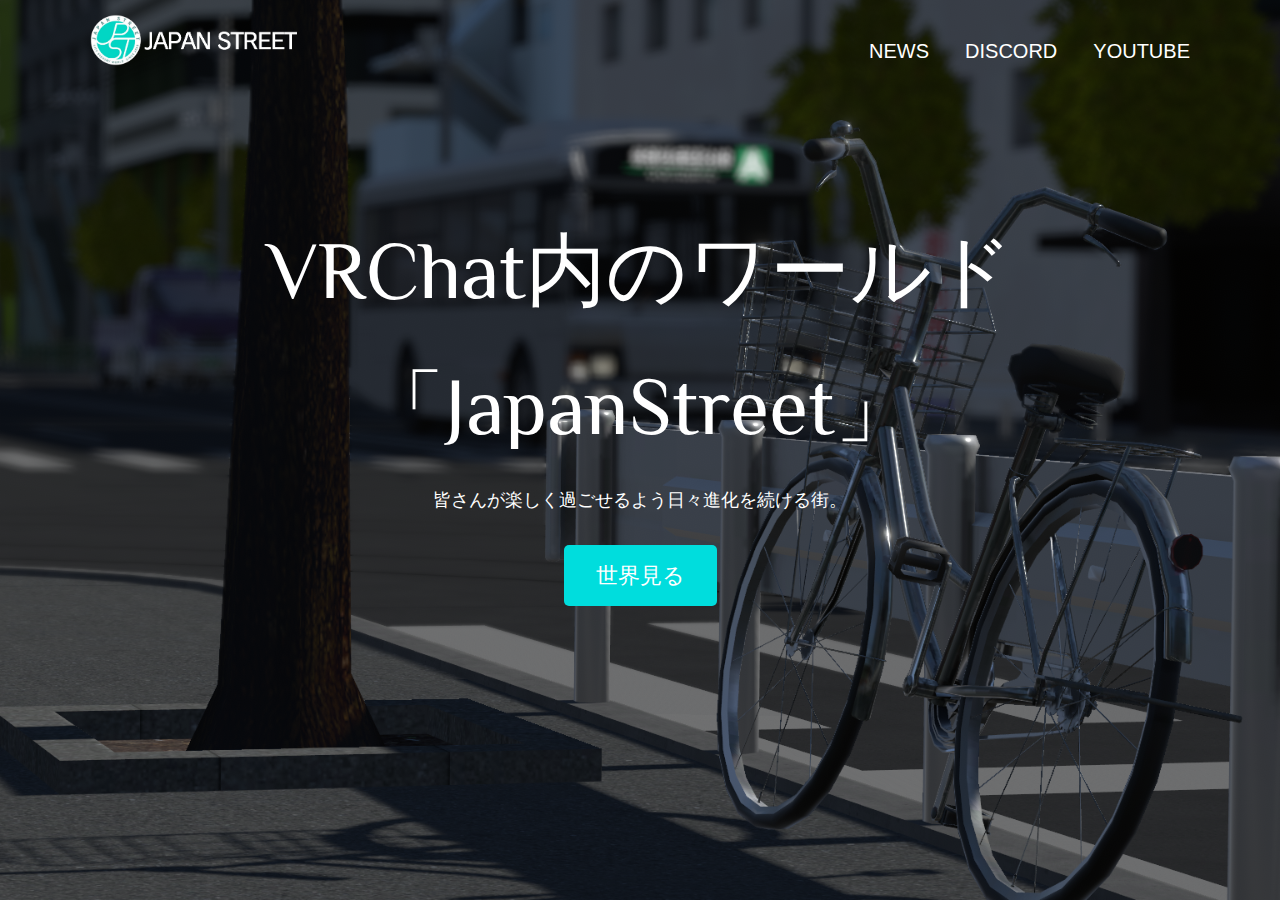
<file: index.html>
<!DOCTYPE html>
<html lang="en">

<head>
    <meta charset="UTF-8">
    <meta http-equiv="X-UA-Compatible" content="IE=edge">
    <meta name="viewport" content="width=device-width, initial-scale=1.0">
    <meta name="description" content="通往不一樣的虛擬世界">
    <title>Japan Street</title>
    <link rel="stylesheet" href="css/cssreset.css" />
    <link rel="stylesheet" href="http://fonts.googleapis.com/css?family=Philosopher" />
    <link rel="stylesheet" href="css/style.css" />
    <link rel="icon" type="image/png" href="images/favicon.png">
</head>

<body>
    <div id="home" class="big-bg">
        <header class="page-header wrapper">
            <h1><a href="index.html"><img class="logo" src="images/logo.png" alt="JPS 首頁"></a></h1>
            <nav>
                <ul class="main-nav">
                    <li><a href="news menu.html"><span style="color:rgb(255, 255, 255);">News</span></a></li>
                    <li><a href="https://discord.gg/YhK4gXr" target="_blank" title="discord"><span
                                style="color:rgb(255, 255, 255);">Discord</span></a></li>
                    <li><a href="https://www.youtube.com/channel/UC1TsBwUpr-U7xn3hgPkxSYQ/videos" target="_blank"
                            title="yt"><span style="color:rgb(255, 255, 255);">Youtube</span></a></li>
                </ul>
            </nav>
        </header>

        <div class="home-content wrapper">
            <h2 class="page-title"><span style="color:rgb(255, 255, 255);">VRChat内のワールド「JapanStreet」</span></h2>
            <p><span style="color:rgb(255, 255, 255);">皆さんが楽しく過ごせるよう日々進化を続ける街。</span></p>
            <a class="button" a
                href="https://vrchat.com/home/launch?worldId=wrld_02cb84c8-446a-484b-b52b-2c1777e55f8d&instanceId=83595"
                target="_blank" title="連結至VRC世界">世界見る</a>
        </div>
        <!--/.home-content-->
    </div><!-- /#home -->
</body>

</html>
</file>
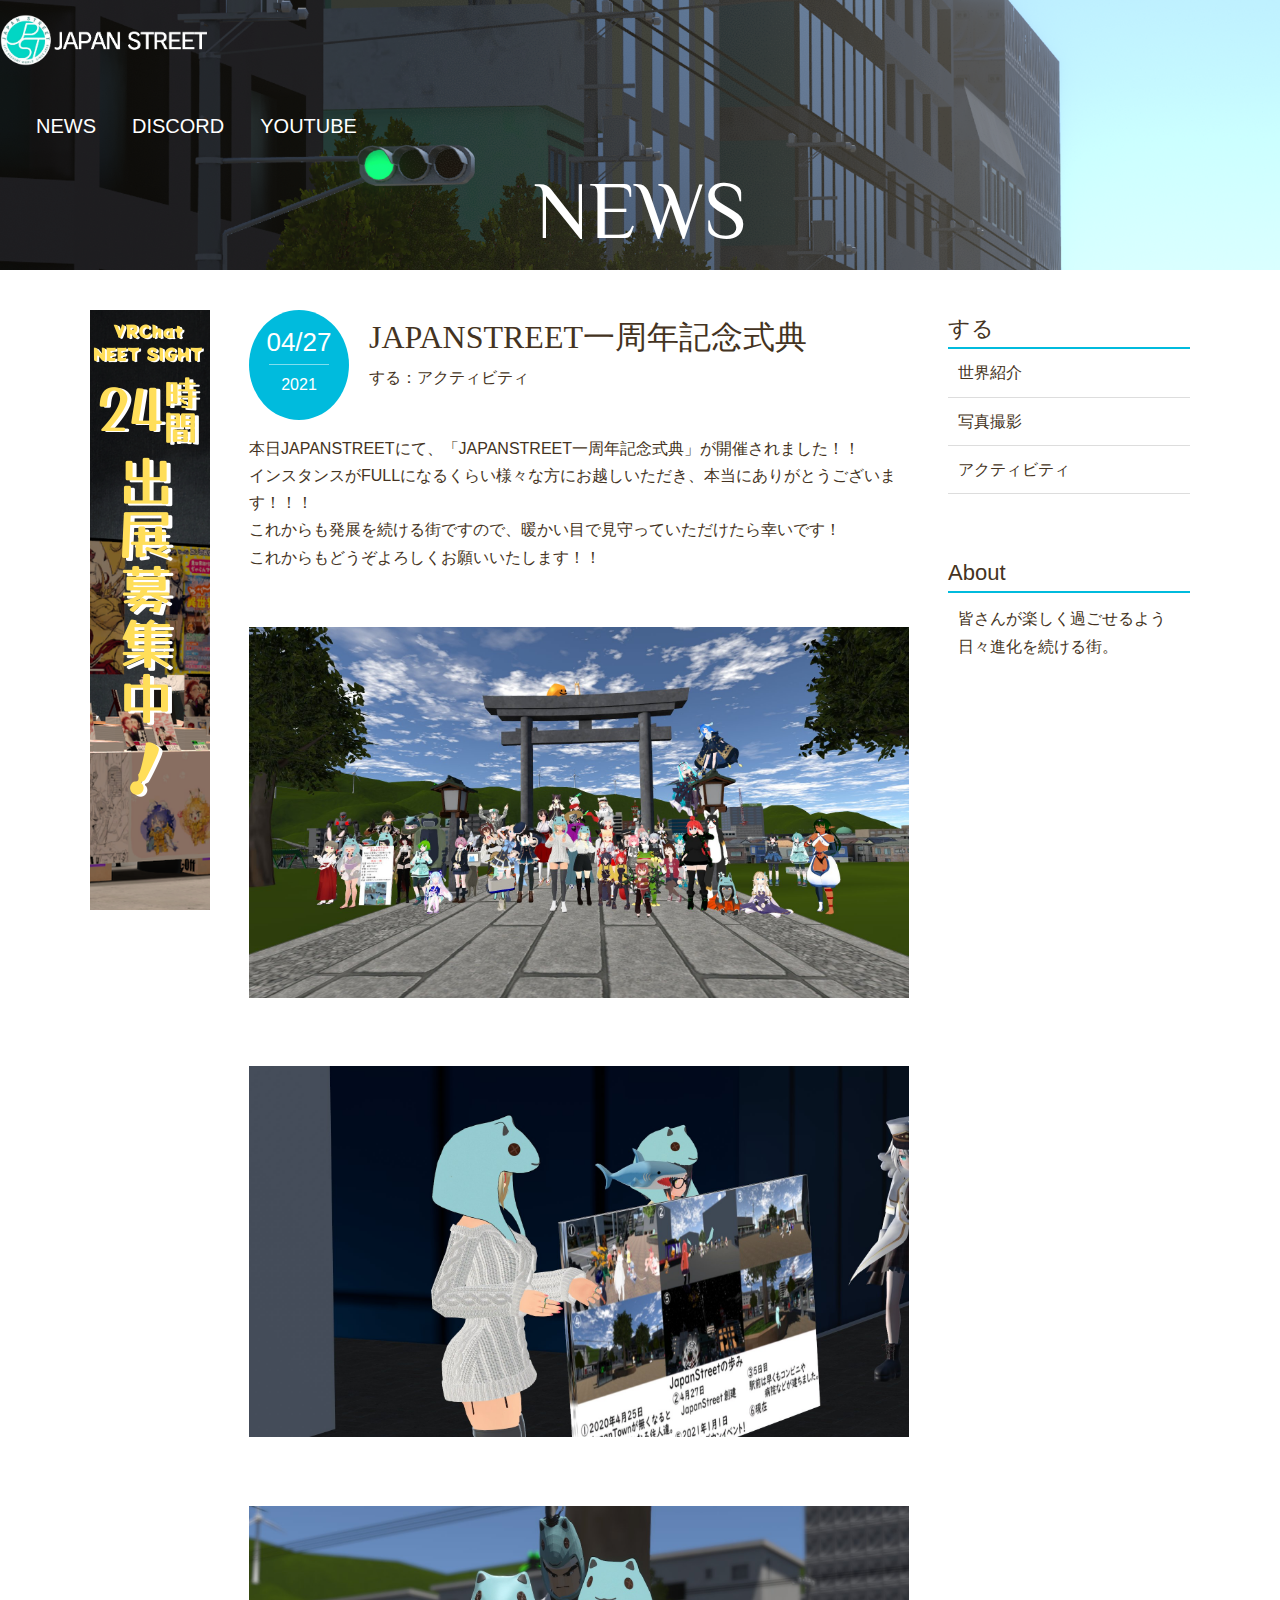
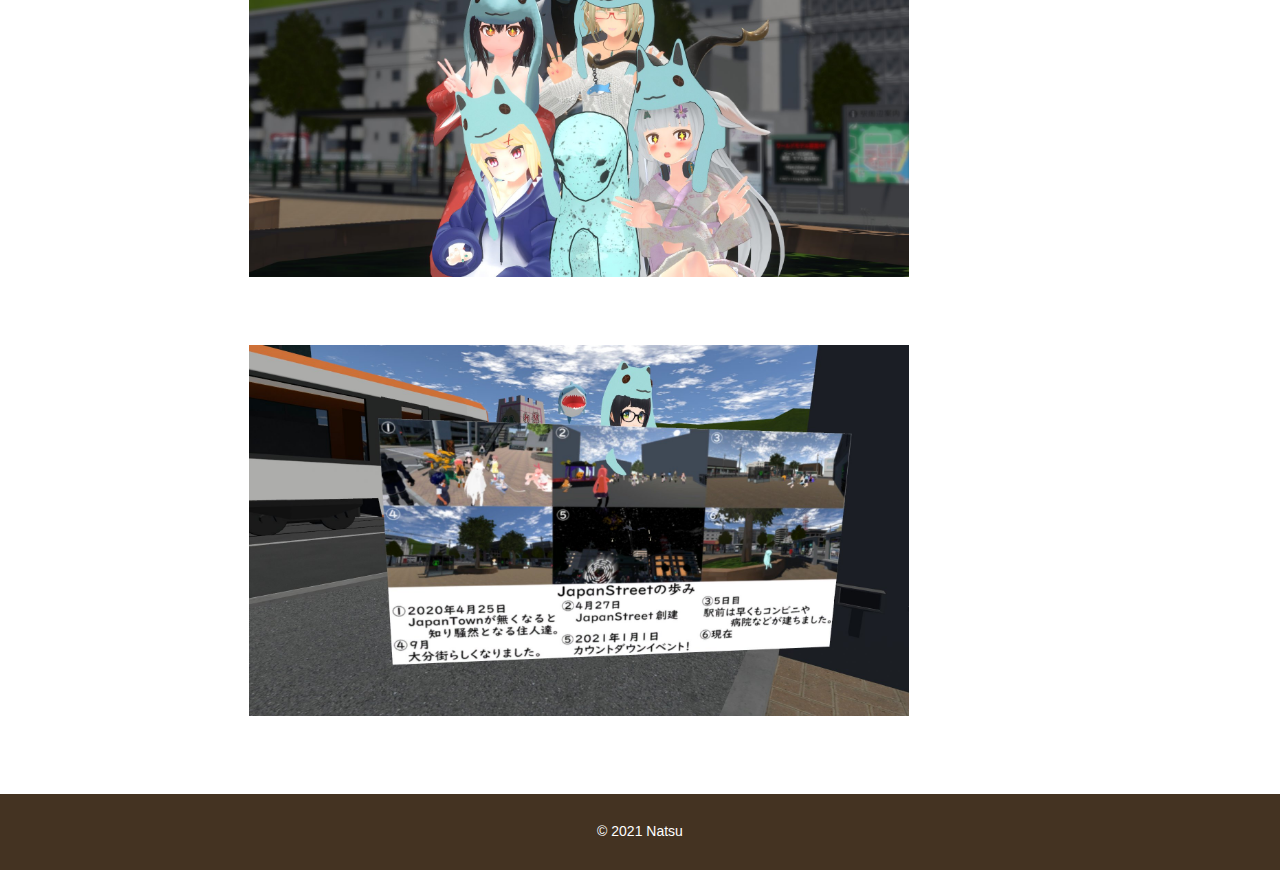
<file: news activity 1year.html>
<!DOCTYPE html>
<html lang="en">

<head>
    <meta charset="UTF-8">
    <meta http-equiv="X-UA-Compatible" content="IE=edge">
    <meta name="viewport" content="width=device-width, initial-scale=1.0">
    <meta name="description" content="新聞">
    <title>JAPANSTREET一周年記念式典</title>
    <link rel="stylesheet" href="css/cssreset.css" />
    <link rel="stylesheet" href="http://fonts.googleapis.com/css?family=Philosopher" />
    <link rel="stylesheet" href="css/style.css" />
    <link rel="icon" type="image/png" href="images/favicon.png">
</head>

<body>
    <div id="news" class="big-bg">
        <header class="page-header wrapper"></header>
        <h1><a href="index.html"><img class="logo" src="images/logo.png" alt="JPS 首頁"></a></h1>
        <nav>
            <ul class="main-nav">
                <li><a href="news menu.html"><span style="color:rgb(255, 255, 255);">News</span></a></li>
                <li><a href="https://discord.gg/YhK4gXr" target="_blank" title="discord"><span
                            style="color:rgb(255, 255, 255);">Discord</span></a></li>
                <li><a href="https://www.youtube.com/channel/UC1TsBwUpr-U7xn3hgPkxSYQ/videos" target="_blank"
                        title="yt"><span style="color:rgb(255, 255, 255);">Youtube</span></a></li>
            </ul>
        </nav>
        </header>

        <div class="wrapper">
            <h2 class="page-title"><span style="color:rgb(255, 255, 255);">News</span></h2>
        </div><!-- /.wrapper -->
    </div><!-- /#news -->

    <div class="news-contents wrapper">
        <article>
            <headr class="post-info">
                <h2 class="post-title">JAPANSTREET一周年記念式典</h2>
                <p class="post-date">04/27 <span>2021</span></p>
                <p class="post-cat">する：アクティビティ</p>
            </headr>
            <p>
                <br>本日JAPANSTREETにて、「JAPANSTREET一周年記念式典」が開催されました！！
                <br>インスタンスがFULLになるくらい様々な方にお越しいただき、本当にありがとうございます！！！
                <br>これからも発展を続ける街ですので、暖かい目で見守っていただけたら幸いです！
                <br>これからもどうぞよろしくお願いいたします！！
            </p>

            <img src="images/1year/1year0.jpg" alt="Activity">
            <img src="images/1year/1year1.jpg" alt="Activity">
            <img src="images/1year/1year2.jpg" alt="Activity">
            <img src="images/1year/1year3.jpg" alt="Activity">

        </article>

        <aside>
            <h3 class="sub-title">する</h3>
            <ul class="sub-menu">
                <li><a href="news menu world.html">世界紹介</a></li>
                <li><a href="news menu photo.html">写真撮影</a></li>
                <li><a href="news menu activity.html">アクティビティ</a></li>
            </ul>

            <h3 class="sub-title">About</h3>
            <p>
                皆さんが楽しく過ごせるよう日々進化を続ける街。
            </p>
        </aside>

        <div class="ad">
            <script language="javascript">
                a = 4
                var slump = Math.random();
                var talet = Math.round(slump * (a-1))+1;
                function create() {
                this.src = ''
                this.border = ''
                this.alt = ''
                
                }
                
                b = new Array()
                for(var i=1; i<=a; i++) { b[i] = new create() }
                
                
                b[1].src = "images/ad/1.gif"
                b[1].border = "0"
                b[1].alt = "圖片一"
                
                
                b[2].src = "images/ad/2.gif"
                b[2].border = "0"
                b[2].alt = "圖片二"
                
                
                b[3].src = "images/ad/3.gif"
                b[3].border = "0"
                b[3].alt = "圖片三"
                
                b[4].src = "images/ad/4.gif"
                b[4].border = "0"
                b[4].alt = "圖片四"
                
                var visa = "";
                
                visa += '<img src='+b[talet].src+' border="0"'+' alt='+b[talet].alt+'>';
                </script>

                <script language="javascript">
                document.write(visa)
                </script>
        </div>
    </div><!-- /.news-contents -->

    <footer>
        <div class="wrapper">
            <p><small>&copy; 2021 Natsu</small></p>
        </div>
    </footer>
</body>

</html>
</file>
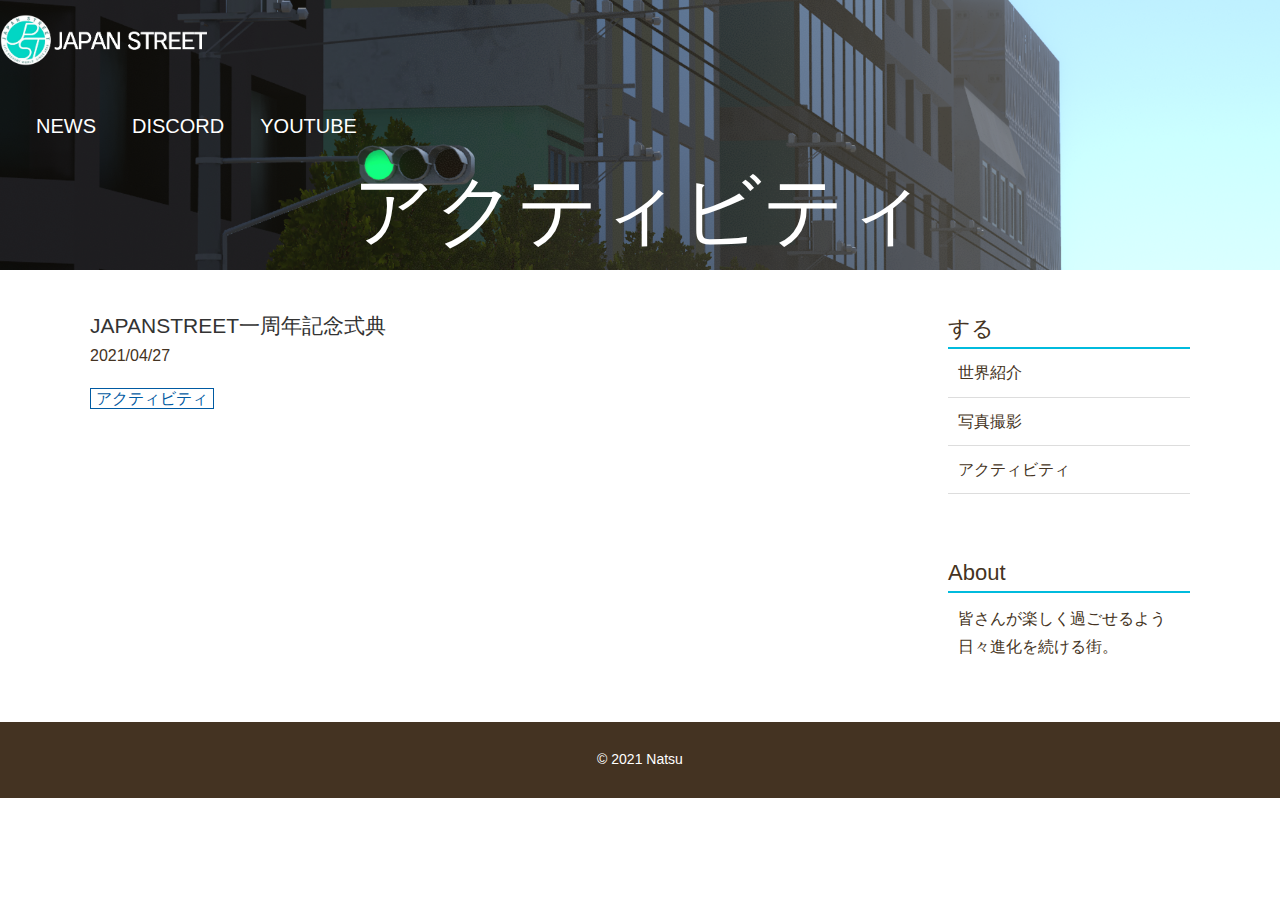
<file: news menu activity.html>
<!DOCTYPE html>
<html lang="en">

<head>
    <meta charset="UTF-8">
    <meta http-equiv="X-UA-Compatible" content="IE=edge">
    <meta name="viewport" content="width=device-width, initial-scale=1.0">
    <meta name="description" content="新聞類別列表">
    <title>NEWS - ACTIVITY</title>
    <link rel="stylesheet" href="css/cssreset.css" />
    <link rel="stylesheet" href="http://fonts.googleapis.com/css?family=Philosopher" />
    <link rel="stylesheet" href="css/style.css" />
    <link rel="icon" type="image/png" href="images/favicon.png">
</head>

<body>
    <div id="news" class="big-bg">
        <header class="page-header wrapper"></header>
        <h1><a href="index.html"><img class="logo" src="images/logo.png" alt="JPS 首頁"></a></h1>
        <nav>
            <ul class="main-nav">
                <li><a href="news menu.html"><span style="color:rgb(255, 255, 255);">News</span></a></li>
                <li><a href="https://discord.gg/YhK4gXr" target="_blank" title="discord"><span
                            style="color:rgb(255, 255, 255);">Discord</span></a></li>
                <li><a href="https://www.youtube.com/channel/UC1TsBwUpr-U7xn3hgPkxSYQ/videos" target="_blank"
                        title="yt"><span style="color:rgb(255, 255, 255);">Youtube</span></a></li>
            </ul>
        </nav>
        </header>

        <div class="wrapper">
            <h2 class="page-title"><span style="color:rgb(255, 255, 255);">アクティビティ</span></h2>
        </div><!-- /.wrapper -->
    </div><!-- /#news -->

    <div class="news-contents wrapper">
        <span class="news-contents2">

            <article><a href="news activity 1year.html"></a>
                <h4><a href="news activity 1year.html">JAPANSTREET一周年記念式典</a></h3>
                    <p><small>2021/04/27</small></p>
                    <p><a href="news menu activity.html"><span class="keyword">アクティビティ</span></a></p>
            </article>

        </span>

        <aside>
            <h3 class="sub-title">する</h3>
            <ul class="sub-menu">
                <li><a href="news menu world.html">世界紹介</a></li>
                <li><a href="news menu photo.html">写真撮影</a></li>
                <li><a href="news menu activity.html">アクティビティ</a></li>
            </ul>

            <h3 class="sub-title">About</h3>
            <p>
                皆さんが楽しく過ごせるよう日々進化を続ける街。
            </p>
        </aside>

    </div><!-- /.news-contents -->

    <footer>
        <div class="wrapper">
            <p><small>&copy; 2021 Natsu</small></p>
        </div>
    </footer>
</body>

</html>
</file>
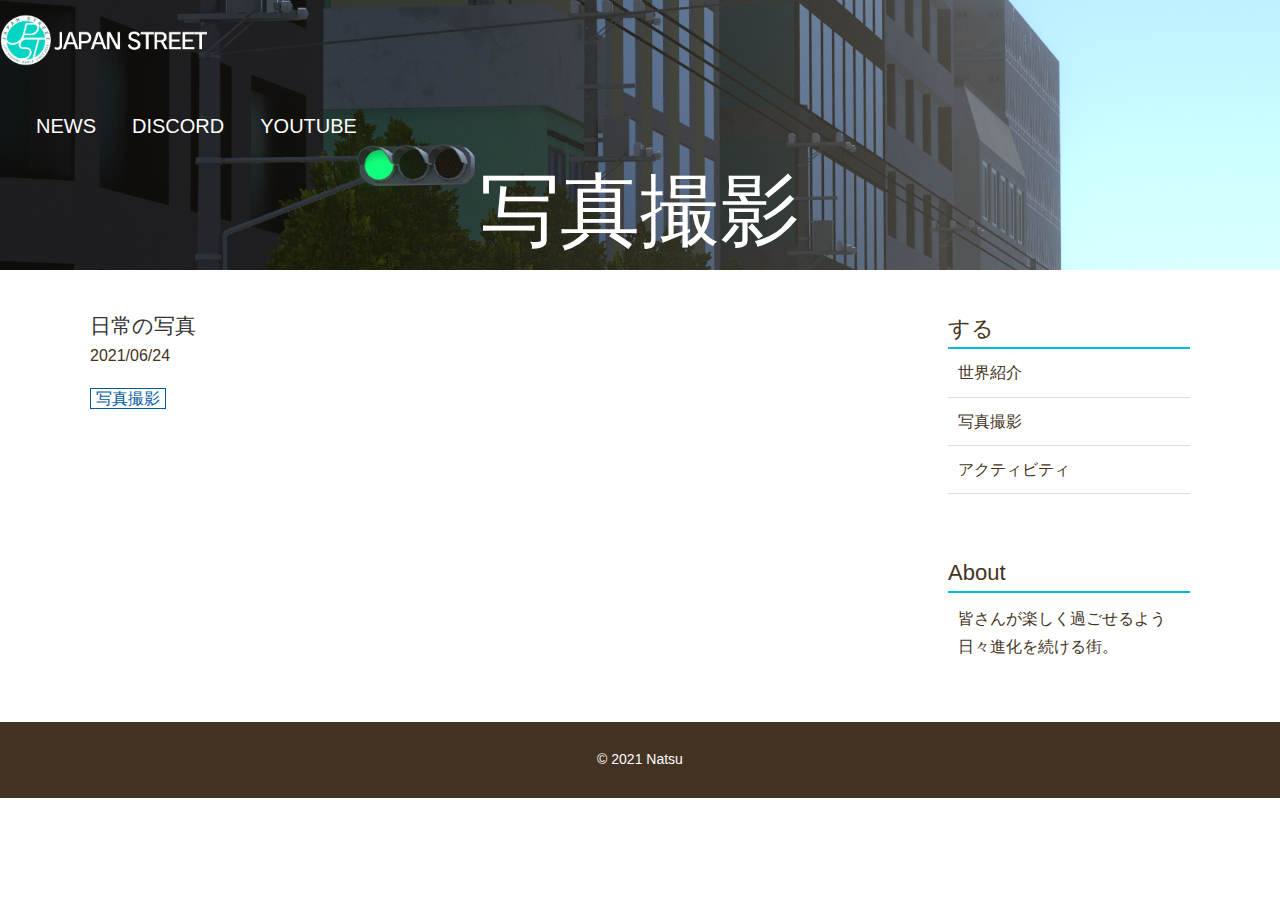
<file: news menu photo.html>
<!DOCTYPE html>
<html lang="en">

<head>
    <meta charset="UTF-8">
    <meta http-equiv="X-UA-Compatible" content="IE=edge">
    <meta name="viewport" content="width=device-width, initial-scale=1.0">
    <meta name="description" content="新聞類別列表">
    <title>NEWS PHOTOS</title>
    <link rel="stylesheet" href="css/cssreset.css" />
    <link rel="stylesheet" href="http://fonts.googleapis.com/css?family=Philosopher" />
    <link rel="stylesheet" href="css/style.css" />
    <link rel="icon" type="image/png" href="images/favicon.png">
</head>

<body>
    <div id="news" class="big-bg">
        <header class="page-header wrapper"></header>
        <h1><a href="index.html"><img class="logo" src="images/logo.png" alt="JPS 首頁"></a></h1>
        <nav>
            <ul class="main-nav">
                <li><a href="news menu.html"><span style="color:rgb(255, 255, 255);">News</span></a></li>
                <li><a href="https://discord.gg/YhK4gXr" target="_blank" title="discord"><span
                            style="color:rgb(255, 255, 255);">Discord</span></a></li>
                <li><a href="https://www.youtube.com/channel/UC1TsBwUpr-U7xn3hgPkxSYQ/videos" target="_blank"
                        title="yt"><span style="color:rgb(255, 255, 255);">Youtube</span></a></li>
            </ul>
        </nav>
        </header>

        <div class="wrapper">
            <h2 class="page-title"><span style="color:rgb(255, 255, 255);">写真撮影</span></h2>
        </div><!-- /.wrapper -->
    </div><!-- /#news -->

    <div class="news-contents wrapper">
        <span class="news-contents2">

            <article><a href="news photo daily.html"></a>
                <h4><a href="news photo daily.html">日常の写真</a></h3>
                    <p><small>2021/06/24</small></p>
                    <p><a href="news menu photo.html"><span class="keyword">写真撮影</span></a></p>
            </article>

        </span>

        <aside>
            <h3 class="sub-title">する</h3>
            <ul class="sub-menu">
                <li><a href="news menu world.html">世界紹介</a></li>
                <li><a href="news menu photo.html">写真撮影</a></li>
                <li><a href="news menu activity.html">アクティビティ</a></li>
            </ul>

            <h3 class="sub-title">About</h3>
            <p>
                皆さんが楽しく過ごせるよう日々進化を続ける街。
            </p>
        </aside>

    </div><!-- /.news-contents -->

    <footer>
        <div class="wrapper">
            <p><small>&copy; 2021 Natsu</small></p>
        </div>
    </footer>
</body>

</html>
</file>
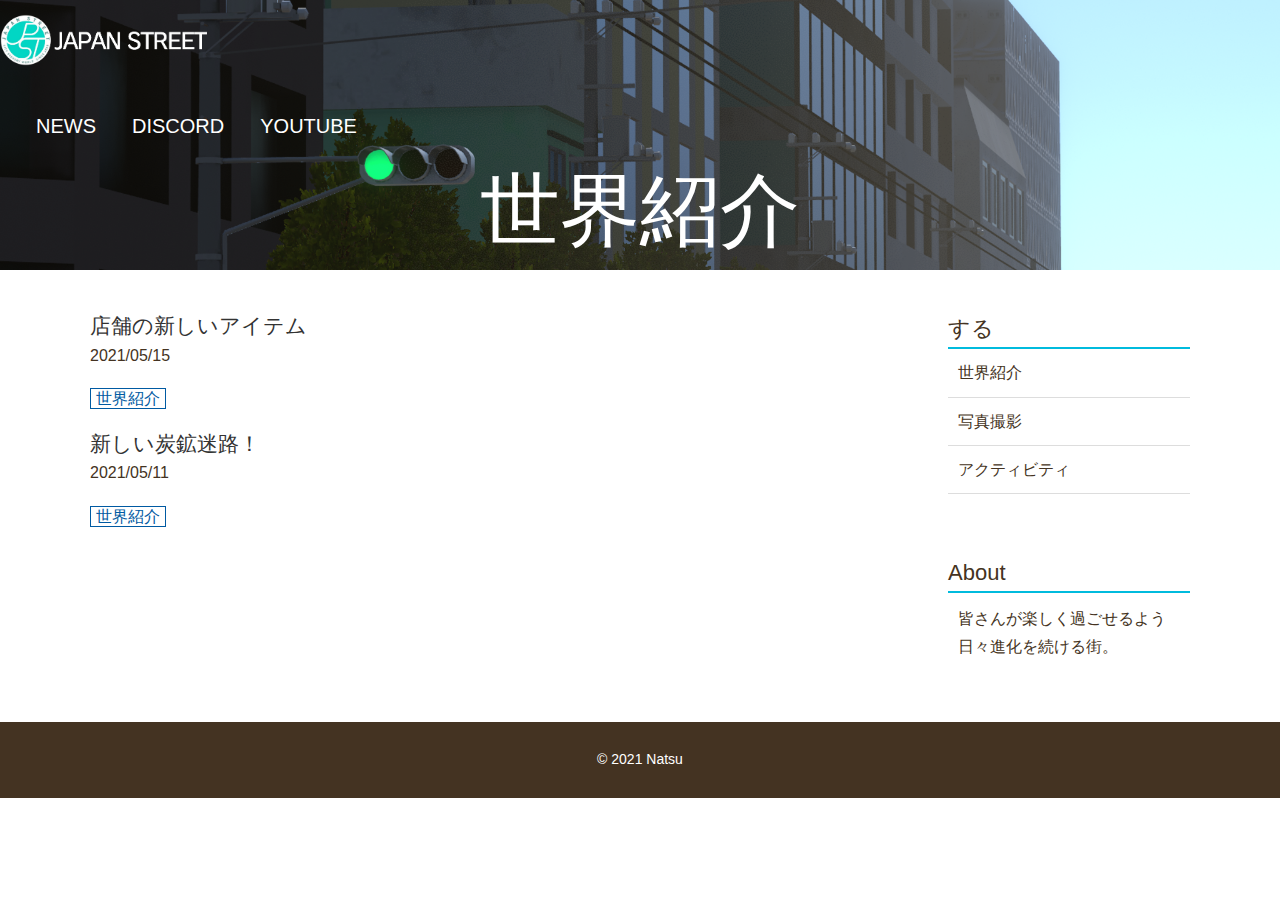
<file: news menu world.html>
<!DOCTYPE html>
<html lang="en">

<head>
    <meta charset="UTF-8">
    <meta http-equiv="X-UA-Compatible" content="IE=edge">
    <meta name="viewport" content="width=device-width, initial-scale=1.0">
    <meta name="description" content="新聞類別列表">
    <title>NEWS - WORLD</title>
    <link rel="stylesheet" href="css/cssreset.css" />
    <link rel="stylesheet" href="http://fonts.googleapis.com/css?family=Philosopher" />
    <link rel="stylesheet" href="css/style.css" />
    <link rel="icon" type="image/png" href="images/favicon.png">
</head>

<body>
    <div id="news" class="big-bg">
        <header class="page-header wrapper"></header>
        <h1><a href="index.html"><img class="logo" src="images/logo.png" alt="JPS 首頁"></a></h1>
        <nav>
            <ul class="main-nav">
                <li><a href="news menu.html"><span style="color:rgb(255, 255, 255);">News</span></a></li>
                <li><a href="https://discord.gg/YhK4gXr" target="_blank" title="discord"><span
                            style="color:rgb(255, 255, 255);">Discord</span></a></li>
                <li><a href="https://www.youtube.com/channel/UC1TsBwUpr-U7xn3hgPkxSYQ/videos" target="_blank"
                        title="yt"><span style="color:rgb(255, 255, 255);">Youtube</span></a></li>
            </ul>
        </nav>
        </header>

        <div class="wrapper">
            <h2 class="page-title"><span style="color:rgb(255, 255, 255);">世界紹介</span></h2>
        </div><!-- /.wrapper -->
    </div><!-- /#news -->

    <div class="news-contents wrapper">
        <span class="news-contents2">

            <article><a href="news world shop.html"></a>
                <h4><a href="news world shop.html">店舗の新しいアイテム</a></h3>
                    <p><small>2021/05/15</small></p>
                    <p><a href="news menu world.html"><span class="keyword">世界紹介</span></a></p>
            </article>

            <article><a href="news world cave.html"></a>
                <h4><a href="news world cave.html">新しい炭鉱迷路！</a></h3>
                    <p><small>2021/05/11</small></p>
                    <p><a href="news menu world.html"><span class="keyword">世界紹介</span></a></p>
            </article>

        </span>

        <aside>
            <h3 class="sub-title">する</h3>
            <ul class="sub-menu">
                <li><a href="news menu world.html">世界紹介</a></li>
                <li><a href="news menu photo.html">写真撮影</a></li>
                <li><a href="news menu activity.html">アクティビティ</a></li>
            </ul>

            <h3 class="sub-title">About</h3>
            <p>
                皆さんが楽しく過ごせるよう日々進化を続ける街。
            </p>
        </aside>

    </div><!-- /.news-contents -->

    <footer>
        <div class="wrapper">
            <p><small>&copy; 2021 Natsu</small></p>
        </div>
    </footer>
</body>

</html>
</file>
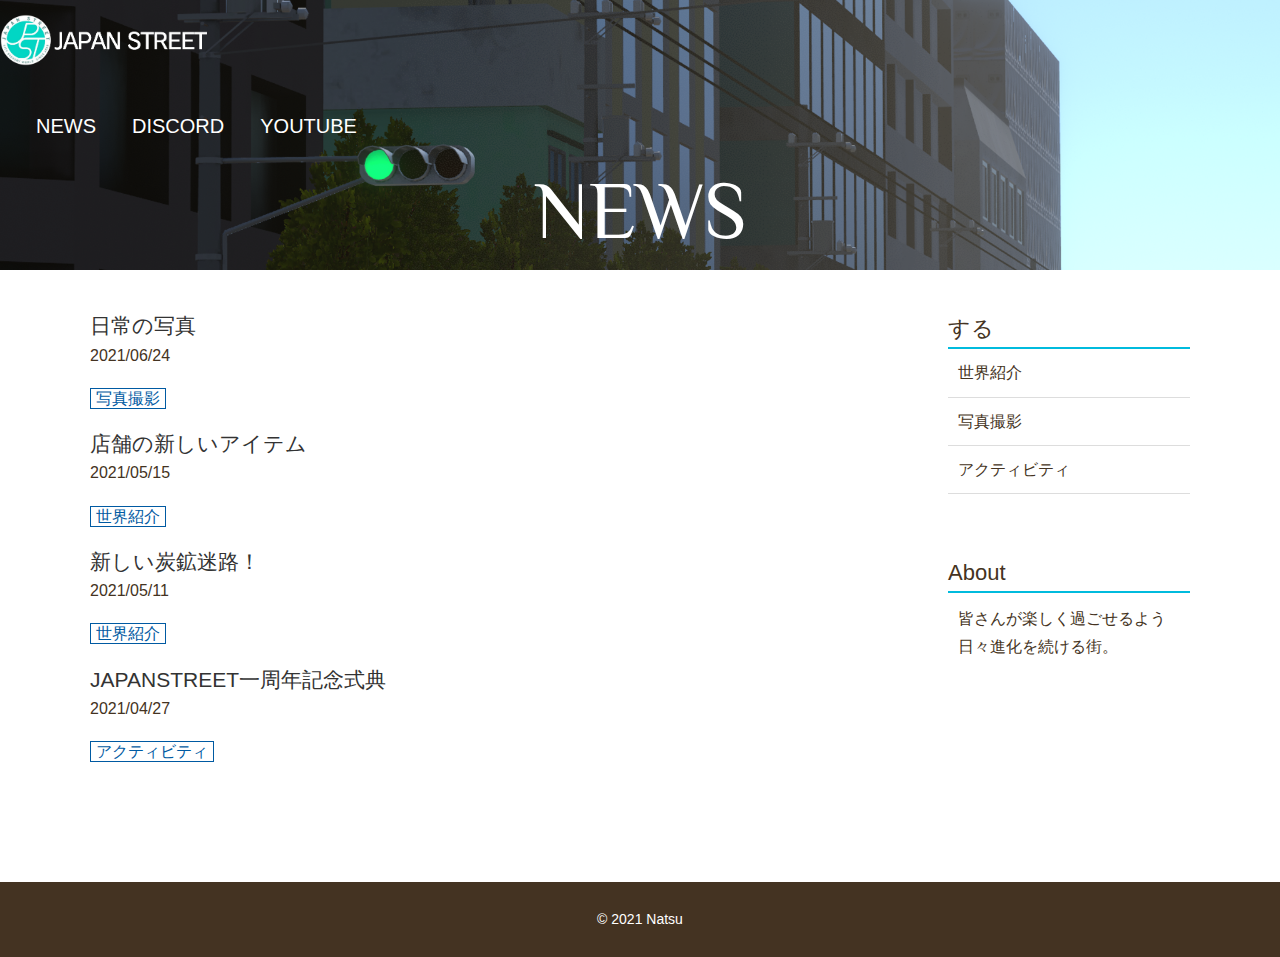
<file: news menu.html>
<!DOCTYPE html>
<html lang="en">

<head>
    <meta charset="UTF-8">
    <meta http-equiv="X-UA-Compatible" content="IE=edge">
    <meta name="viewport" content="width=device-width, initial-scale=1.0">
    <meta name="description" content="新聞全列">
    <title>NEWS - MENU</title>
    <link rel="stylesheet" href="css/cssreset.css" />
    <link rel="stylesheet" href="http://fonts.googleapis.com/css?family=Philosopher" />
    <link rel="stylesheet" href="css/style.css" />
    <link rel="icon" type="image/png" href="images/favicon.png">
</head>

<body>
    <div id="news" class="big-bg">
        <header class="page-header wrapper"></header>
        <h1><a href="index.html"><img class="logo" src="images/logo.png" alt="JPS 首頁"></a></h1>
        <nav>
            <ul class="main-nav">
                <li><a href="news menu.html"><span style="color:rgb(255, 255, 255);">News</span></a></li>
                <li><a href="https://discord.gg/YhK4gXr" target="_blank" title="discord"><span
                            style="color:rgb(255, 255, 255);">Discord</span></a></li>
                <li><a href="https://www.youtube.com/channel/UC1TsBwUpr-U7xn3hgPkxSYQ/videos" target="_blank"
                        title="yt"><span style="color:rgb(255, 255, 255);">Youtube</span></a></li>
            </ul>
        </nav>
        </header>

        <div class="wrapper">
            <h2 class="page-title"><span style="color:rgb(255, 255, 255);">News</span></h2>
        </div><!-- /.wrapper -->
    </div><!-- /#news -->

    <div class="news-contents wrapper">
        <span class="news-contents2">

            <article><a href="news photo daily.html"></a>
                <h4><a href="news photo daily.html">日常の写真</a></h3>
                    <p><small>2021/06/24</small></p>
                    <p><a href="news menu photo.html"><span class="keyword">写真撮影</span></a></p>
            </article>

            <article><a href="news world shop.html"></a>
                <h4><a href="news world shop.html">店舗の新しいアイテム</a></h3>
                    <p><small>2021/05/15</small></p>
                    <p><a href="news menu world.html"><span class="keyword">世界紹介</span></a></p>
            </article>

            <article><a href="news world cave.html"></a>
                <h4><a href="news world cave.html">新しい炭鉱迷路！</a></h3>
                    <p><small>2021/05/11</small></p>
                    <p><a href="news menu world.html"><span class="keyword">世界紹介</span></a></p>
            </article>

            <article><a href="news activity 1year.html"></a>
                <h4><a href="news activity 1year.html">JAPANSTREET一周年記念式典</a></h3>
                    <p><small>2021/04/27</small></p>
                    <p><a href="news menu activity.html"><span class="keyword">アクティビティ</span></a></p>
            </article>
        </span>

        <aside>
            <h3 class="sub-title">する</h3>
            <ul class="sub-menu">
                <li><a href="news menu world.html">世界紹介</a></li>
                <li><a href="news menu photo.html">写真撮影</a></li>
                <li><a href="news menu activity.html">アクティビティ</a></li>
            </ul>

            <h3 class="sub-title">About</h3>
            <p>
                皆さんが楽しく過ごせるよう日々進化を続ける街。
            </p>
        </aside>

    </div><!-- /.news-contents -->

    <footer>
        <div class="wrapper">
            <p><small>&copy; 2021 Natsu</small></p>
        </div>
    </footer>
</body>

</html>
</file>
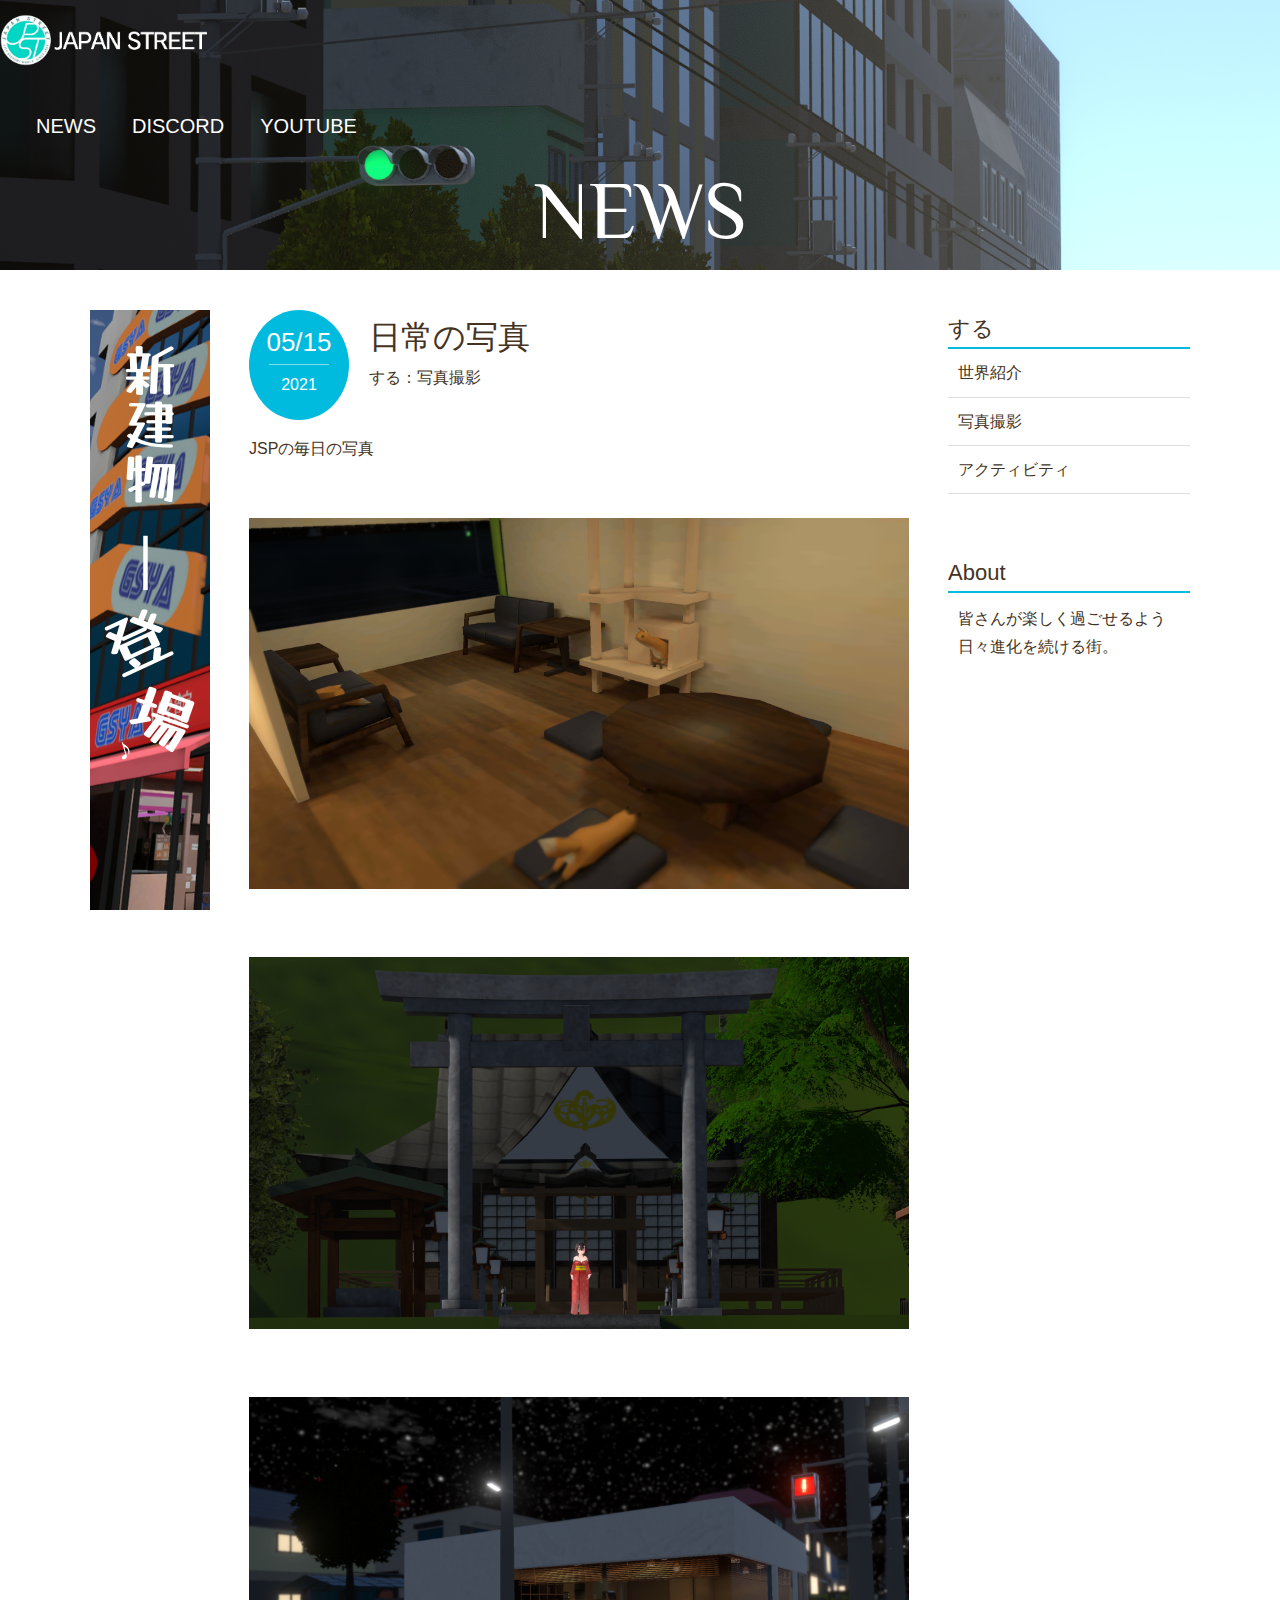
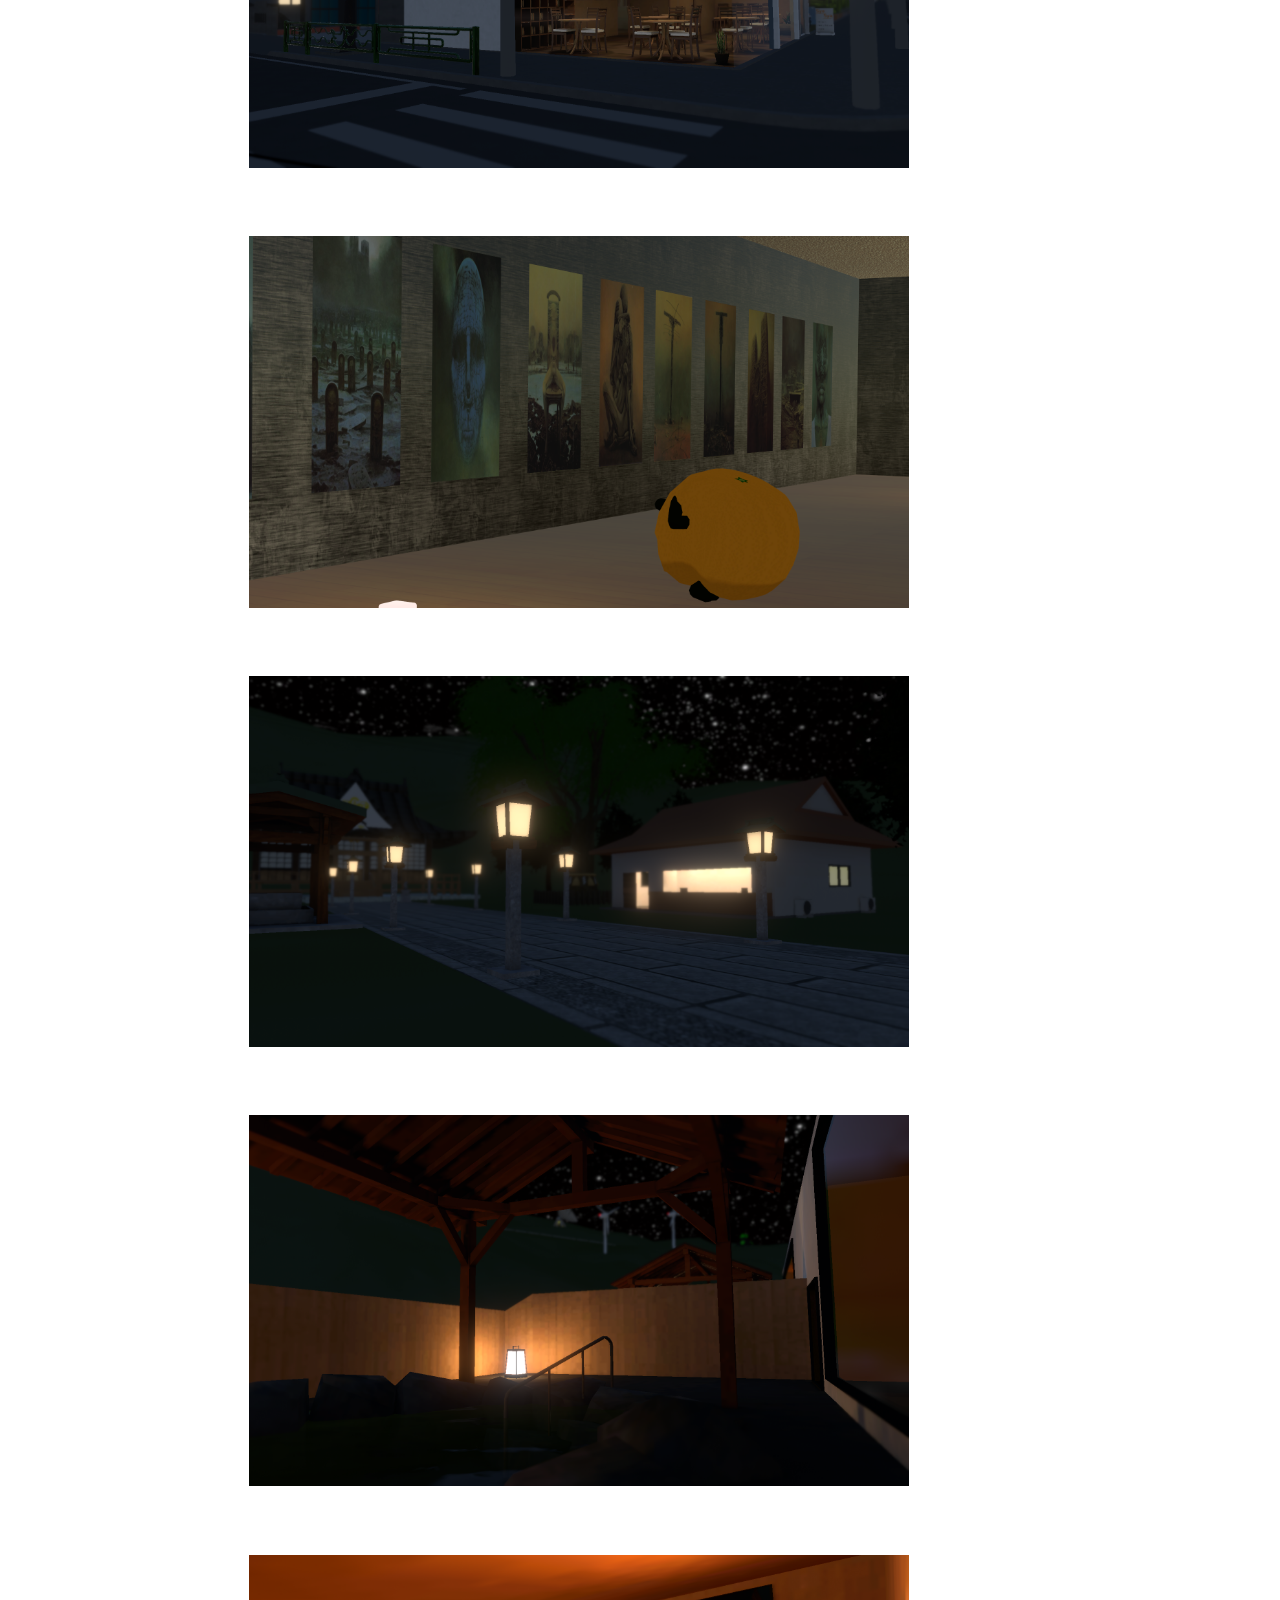
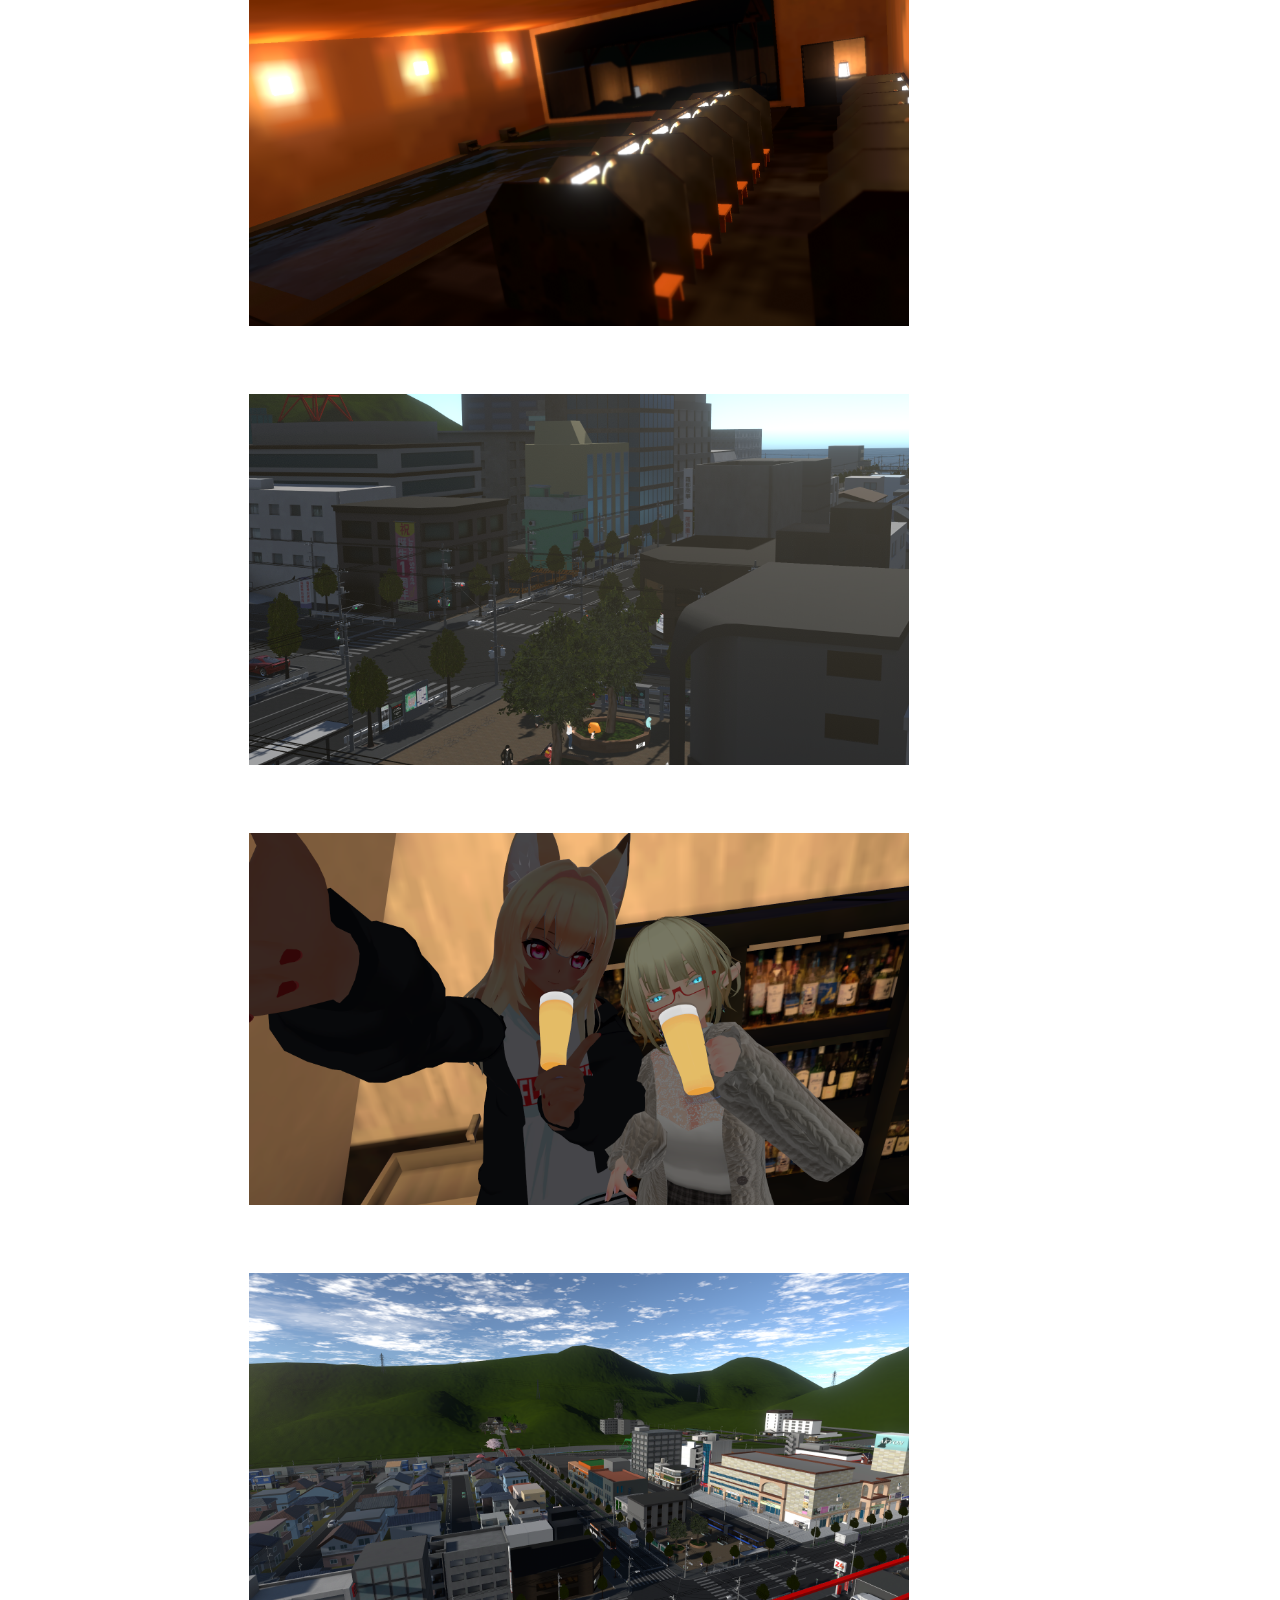
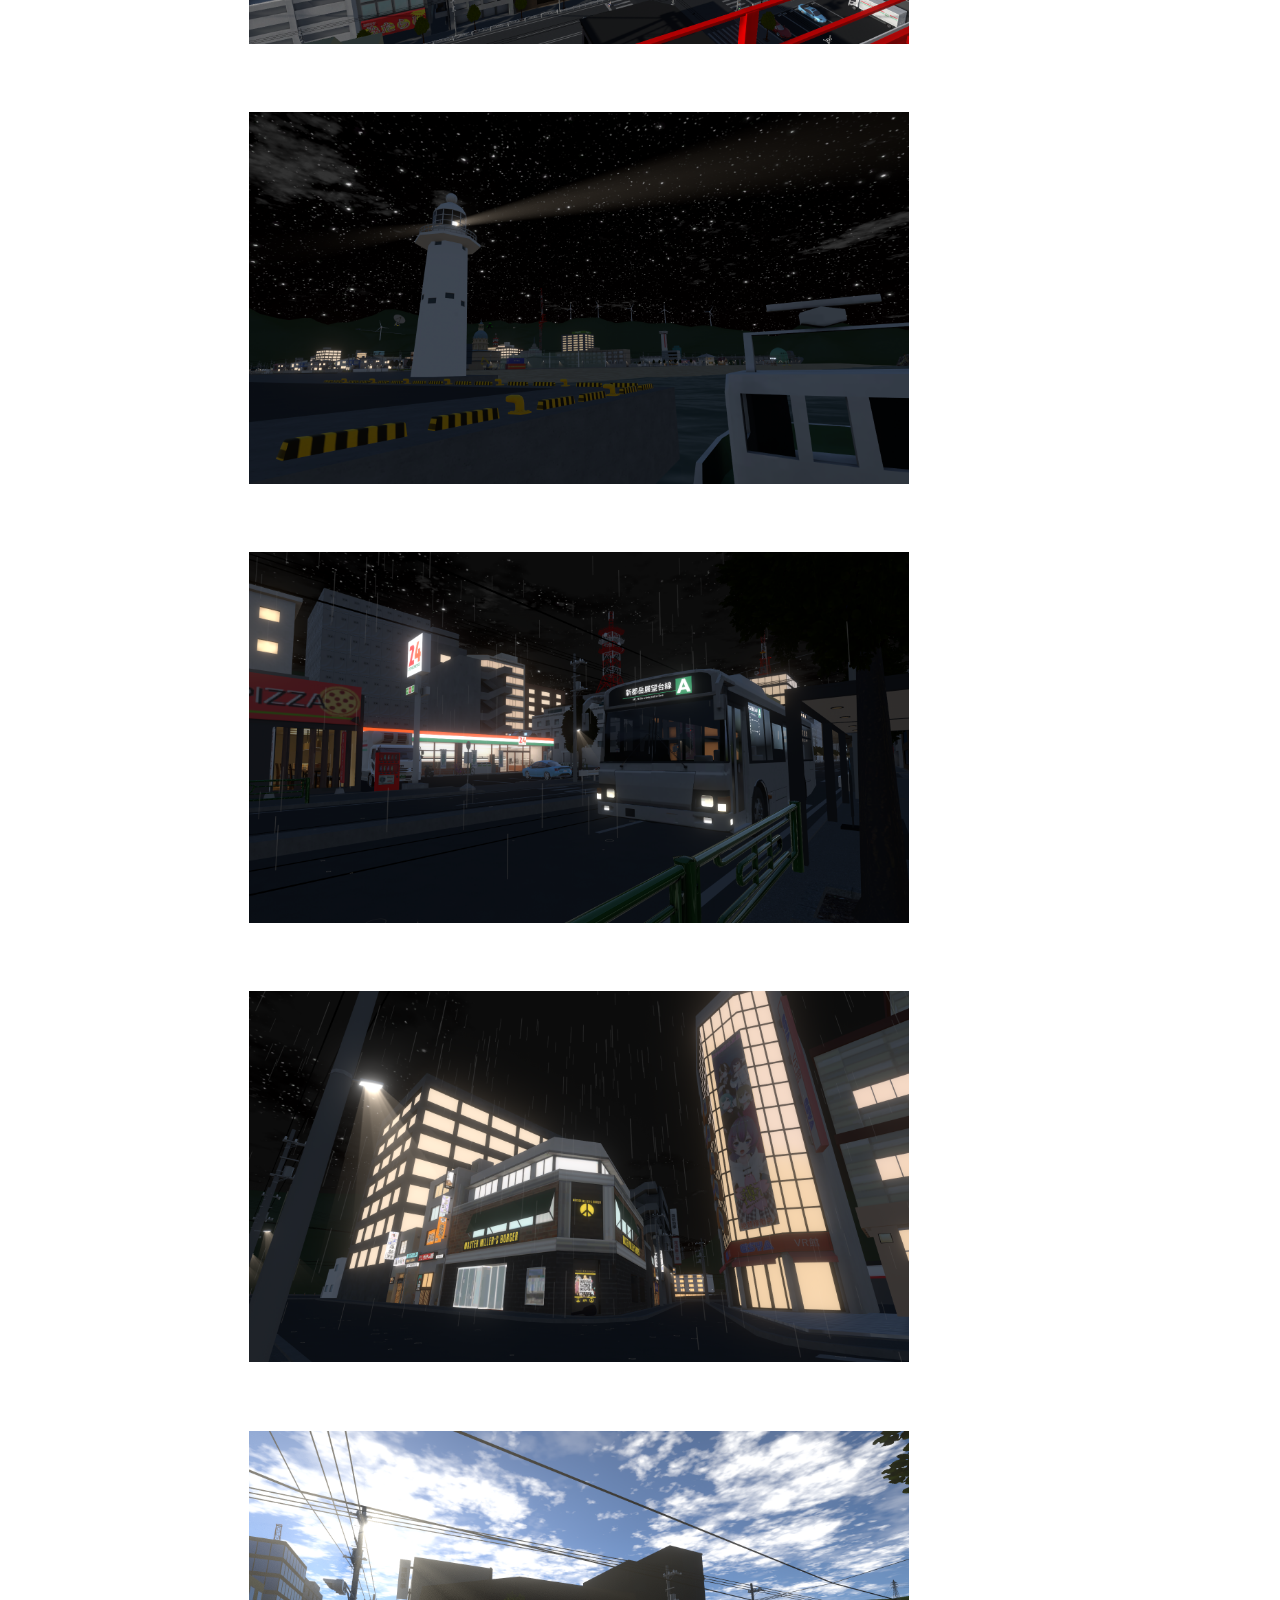
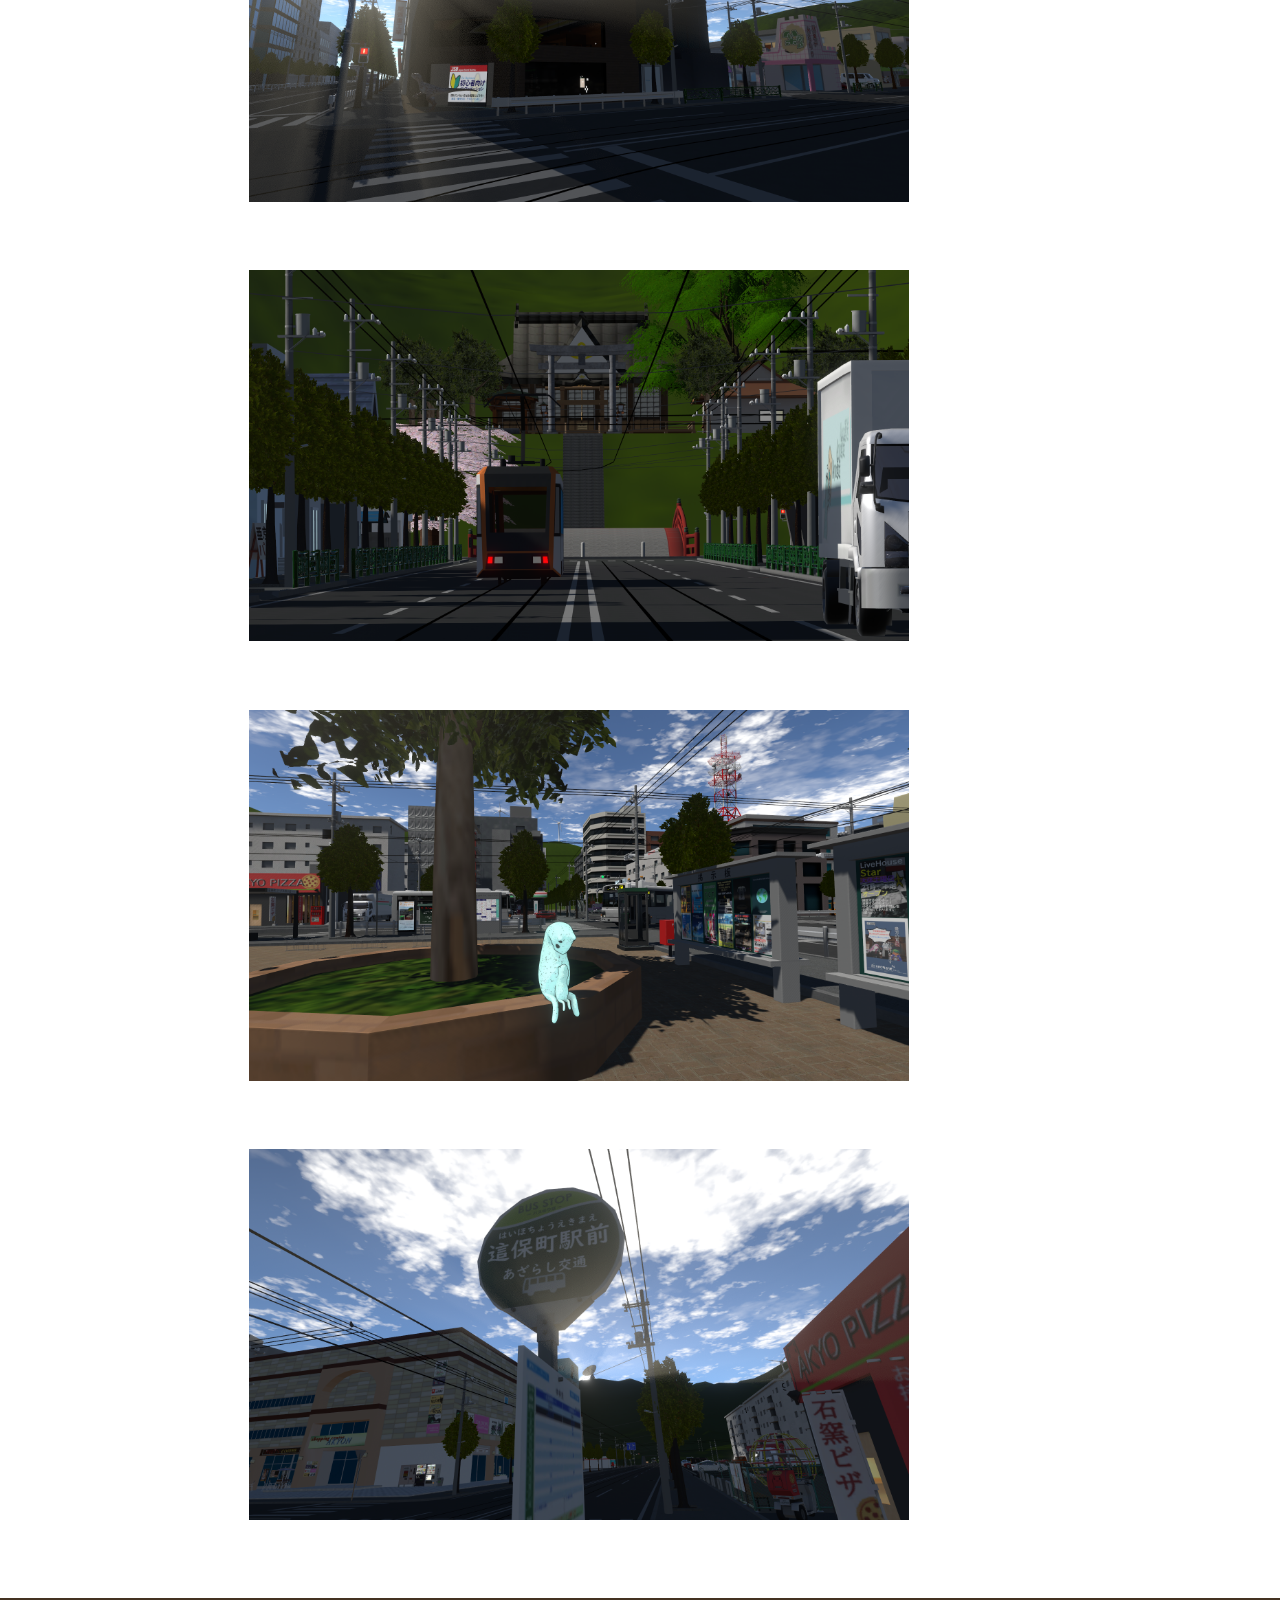
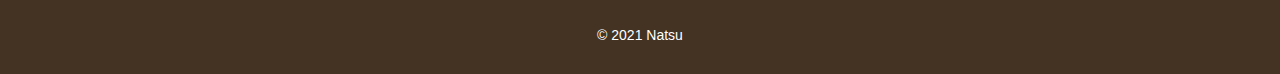
<file: news photo daily.html>
<!DOCTYPE html>
<html lang="en">

<head>
    <meta charset="UTF-8">
    <meta http-equiv="X-UA-Compatible" content="IE=edge">
    <meta name="viewport" content="width=device-width, initial-scale=1.0">
    <meta name="description" content="新聞">
    <title>日常の写真</title>
    <link rel="stylesheet" href="css/cssreset.css" />
    <link rel="stylesheet" href="http://fonts.googleapis.com/css?family=Philosopher" />
    <link rel="stylesheet" href="css/style.css" />
    <link rel="icon" type="image/png" href="images/favicon.png">
</head>

<body>
    <div id="news" class="big-bg">
        <header class="page-header wrapper"></header>
        <h1><a href="index.html"><img class="logo" src="images/logo.png" alt="JPS 首頁"></a></h1>
        <nav>
            <ul class="main-nav">
                <li><a href="news menu.html"><span style="color:rgb(255, 255, 255);">News</span></a></li>
                <li><a href="https://discord.gg/YhK4gXr" target="_blank" title="discord"><span
                            style="color:rgb(255, 255, 255);">Discord</span></a></li>
                <li><a href="https://www.youtube.com/channel/UC1TsBwUpr-U7xn3hgPkxSYQ/videos" target="_blank"
                        title="yt"><span style="color:rgb(255, 255, 255);">Youtube</span></a></li>
            </ul>
        </nav>
        </header>

        <div class="wrapper">
            <h2 class="page-title"><span style="color:rgb(255, 255, 255);">News</span></h2>
        </div><!-- /.wrapper -->
    </div><!-- /#news -->

    <div class="news-contents wrapper">
        <article>
            <headr class="post-info">
                <h2 class="post-title">日常の写真</h2>
                <p class="post-date">05/15 <span>2021</span></p>
                <p class="post-cat">する：写真撮影</p>
            </headr>
            <p><br>
                JSPの毎日の写真
            </p>

            <div class="column">
                <img class="pic pic1" src="images/daily/daily1.png" style="width:100%">
                <img class="pic pic2" src="images/daily/daily2.png" style="width:100%">
                <img class="pic pic3" src="images/daily/daily3.png" style="width:100%">
                <img class="pic pic4" src="images/daily/daily4.png" style="width:100%">
                <img class="pic5 pic" src="images/daily/daily5.png" style="width:100%">
                <img class="pic6 pic" src="images/daily/daily6.png" style="width:100%">
                <img class="pic7 pic" src="images/daily/daily7.png" style="width:100%">
                <img class="pic8 pic" src="images/daily/daily8.png" style="width:100%">
            </div>

            <div class="column">
                <img class="pic9 pic" src="images/daily/daily9.png" style="width:100%">
                <img class="pic10 pic" src="images/daily/daily10.png" style="width:100%">
                <img class="pic11 pic" src="images/daily/daily11.png" style="width:100%">
                <img class="pic12 pic" src="images/daily/daily12.png" style="width:100%">
                <img class="pic13 pic" src="images/daily/daily13.png" style="width:100%">
                <img class="pic14 pic" src="images/daily/daily14.png" style="width:100%">
                <img class="pic15 pic" src="images/daily/daily15.png" style="width:100%">
                <img class="pic16 pic" src="images/daily/daily16.png" style="width:100%">
                <img class="pic17 pic" src="images/daily/daily17.png" style="width:100%">
            </div>


        </article>

        <aside>
            <h3 class="sub-title">する</h3>
            <ul class="sub-menu">
                <li><a href="news menu world.html">世界紹介</a></li>
                <li><a href="news menu photo.html">写真撮影</a></li>
                <li><a href="news menu activity.html">アクティビティ</a></li>
            </ul>

            <h3 class="sub-title">About</h3>
            <p>
                皆さんが楽しく過ごせるよう日々進化を続ける街。
            </p>
        </aside>

        <div class="ad">
            <script language="javascript">
                a = 4
                var slump = Math.random();
                var talet = Math.round(slump * (a-1))+1;
                function create() {
                this.src = ''
                this.border = ''
                this.alt = ''
                
                }
                
                b = new Array()
                for(var i=1; i<=a; i++) { b[i] = new create() }
                
                
                b[1].src = "images/ad/1.gif"
                b[1].border = "0"
                b[1].alt = "圖片一"
                
                
                b[2].src = "images/ad/2.gif"
                b[2].border = "0"
                b[2].alt = "圖片二"
                
                
                b[3].src = "images/ad/3.gif"
                b[3].border = "0"
                b[3].alt = "圖片三"
                
                b[4].src = "images/ad/4.gif"
                b[4].border = "0"
                b[4].alt = "圖片四"
                
                var visa = "";
                
                visa += '<img src='+b[talet].src+' border="0"'+' alt='+b[talet].alt+'>';
                </script>

                <script language="javascript">
                document.write(visa)
                </script>
        </div>
    </div><!-- /.news-contents -->

    <footer>
        <div class="wrapper">
            <p><small>&copy; 2021 Natsu</small></p>
        </div>
    </footer>
</body>

</html>
</file>
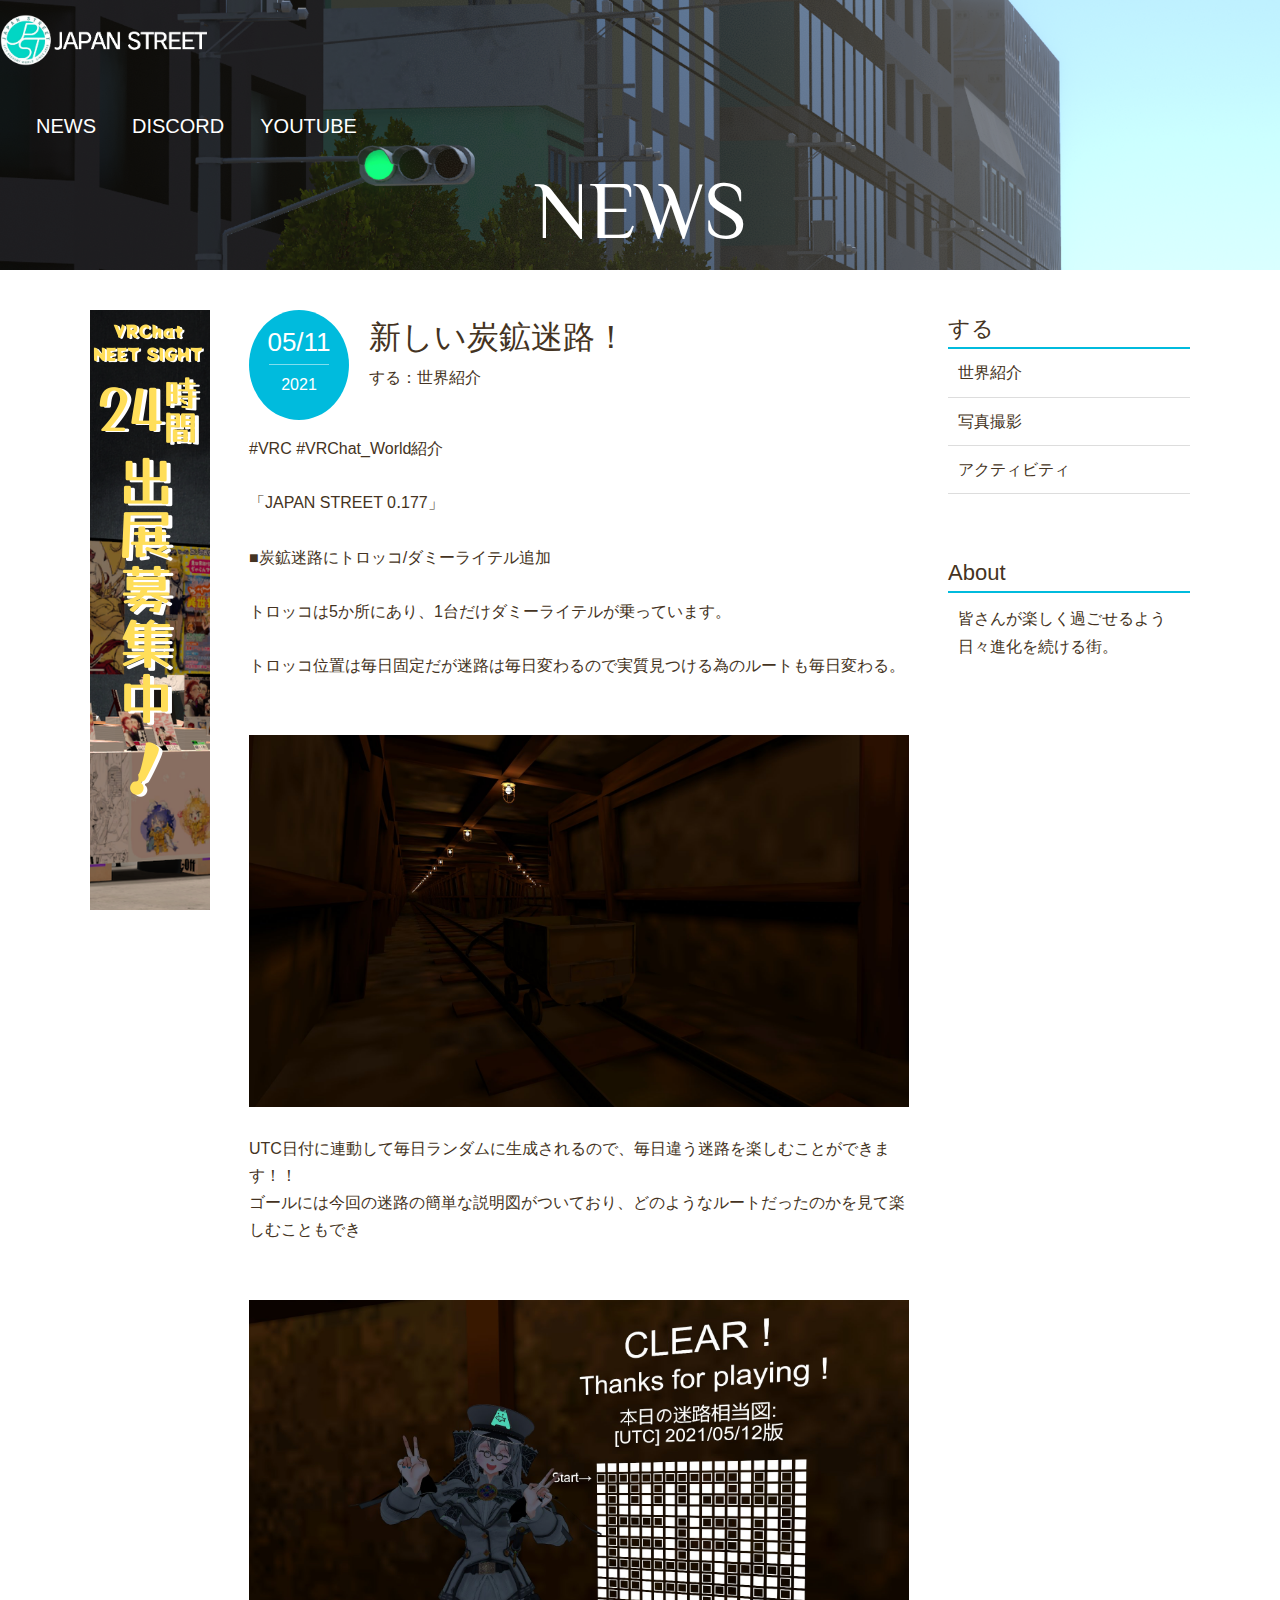
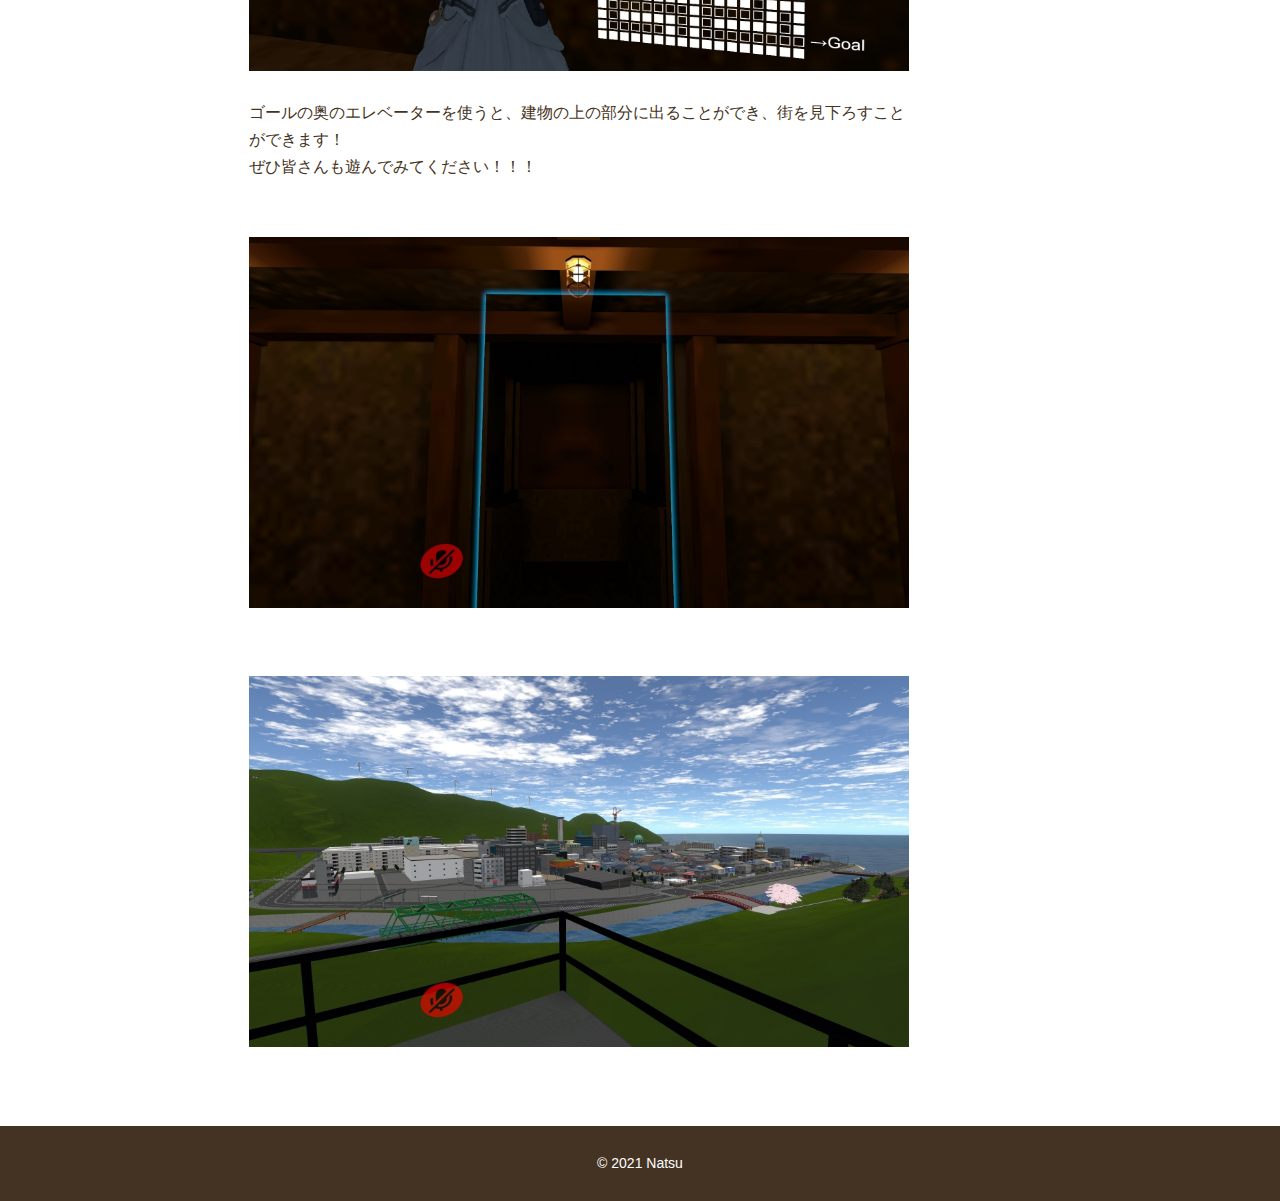
<file: news world cave.html>
<!DOCTYPE html>
<html lang="en">

<head>
    <meta charset="UTF-8">
    <meta http-equiv="X-UA-Compatible" content="IE=edge">
    <meta name="viewport" content="width=device-width, initial-scale=1.0">
    <meta name="description" content="新聞">
    <title>新しい炭鉱迷路！</title>
    <link rel="stylesheet" href="css/cssreset.css" />
    <link rel="stylesheet" href="http://fonts.googleapis.com/css?family=Philosopher" />
    <link rel="stylesheet" href="css/style.css" />
    <link rel="icon" type="image/png" href="images/favicon.png">
</head>

<body>
    <div id="news" class="big-bg">
        <header class="page-header wrapper"></header>
        <h1><a href="index.html"><img class="logo" src="images/logo.png" alt="JPS 首頁"></a></h1>
        <nav>
            <ul class="main-nav">
                <li><a href="news menu.html"><span style="color:rgb(255, 255, 255);">News</span></a></li>
                <li><a href="https://discord.gg/YhK4gXr" target="_blank" title="discord"><span
                            style="color:rgb(255, 255, 255);">Discord</span></a></li>
                <li><a href="https://www.youtube.com/channel/UC1TsBwUpr-U7xn3hgPkxSYQ/videos" target="_blank"
                        title="yt"><span style="color:rgb(255, 255, 255);">Youtube</span></a></li>
            </ul>
        </nav>
        </header>

        <div class="wrapper">
            <h2 class="page-title"><span style="color:rgb(255, 255, 255);">News</span></h2>
        </div><!-- /.wrapper -->
    </div><!-- /#news -->

    <div class="news-contents wrapper">
        <article>
            <headr class="post-info">
                <h2 class="post-title">新しい炭鉱迷路！</h2>
                <p class="post-date">05/11 <span>2021</span></p>
                <p class="post-cat">する：世界紹介</p>
            </headr>
            <p><br>
                #VRC #VRChat_World紹介<br><br>
                「JAPAN STREET 0․177」<br><br>
                ■炭鉱迷路にトロッコ/ダミーライテル追加<br><br>
                トロッコは5か所にあり、1台だけダミーライテルが乗っています。<br><br>
                トロッコ位置は毎日固定だが迷路は毎日変わるので実質見つける為のルートも毎日変わる。
            </p>
            <img src="images/cave/cave1.jpg" alt="洞窟內部">

            <p>
                UTC日付に連動して毎日ランダムに生成されるので、毎日違う迷路を楽しむことができます！！<br>
                ゴールには今回の迷路の簡単な説明図がついており、どのようなルートだったのかを見て楽しむこともでき
            </p>
            <img src="images/cave/cave2.jpg" alt="洞窟終點">
            <p>
                ゴールの奥のエレベーターを使うと、建物の上の部分に出ることができ、街を見下ろすことができます！<br>
                ぜひ皆さんも遊んでみてください！！！
            </p>
            <img src="images/cave/cavedoor.jpg" alt="洞窟終門">
            <img src="images/cave/caveout.jpg" alt="洞窟外部">
        </article>

        <aside>
            <h3 class="sub-title">する</h3>
            <ul class="sub-menu">
                <li><a href="news menu world.html">世界紹介</a></li>
                <li><a href="news menu photo.html">写真撮影</a></li>
                <li><a href="news menu activity.html">アクティビティ</a></li>
            </ul>

            <h3 class="sub-title">About</h3>
            <p>
                皆さんが楽しく過ごせるよう日々進化を続ける街。
            </p>
        </aside>

        <div class="ad">
            <script language="javascript">
                a = 4
                var slump = Math.random();
                var talet = Math.round(slump * (a-1))+1;
                function create() {
                this.src = ''
                this.border = ''
                this.alt = ''
                
                }
                
                b = new Array()
                for(var i=1; i<=a; i++) { b[i] = new create() }
                
                
                b[1].src = "images/ad/1.gif"
                b[1].border = "0"
                b[1].alt = "圖片一"
                
                
                b[2].src = "images/ad/2.gif"
                b[2].border = "0"
                b[2].alt = "圖片二"
                
                
                b[3].src = "images/ad/3.gif"
                b[3].border = "0"
                b[3].alt = "圖片三"
                
                b[4].src = "images/ad/4.gif"
                b[4].border = "0"
                b[4].alt = "圖片四"
                
                var visa = "";
                
                visa += '<img src='+b[talet].src+' border="0"'+' alt='+b[talet].alt+'>';
                </script>

                <script language="javascript">
                document.write(visa)
                </script>
        </div>
    </div><!-- /.news-contents -->

    <footer>
        <div class="wrapper">
            <p><small>&copy; 2021 Natsu</small></p>
        </div>
    </footer>
</body>

</html>
</file>
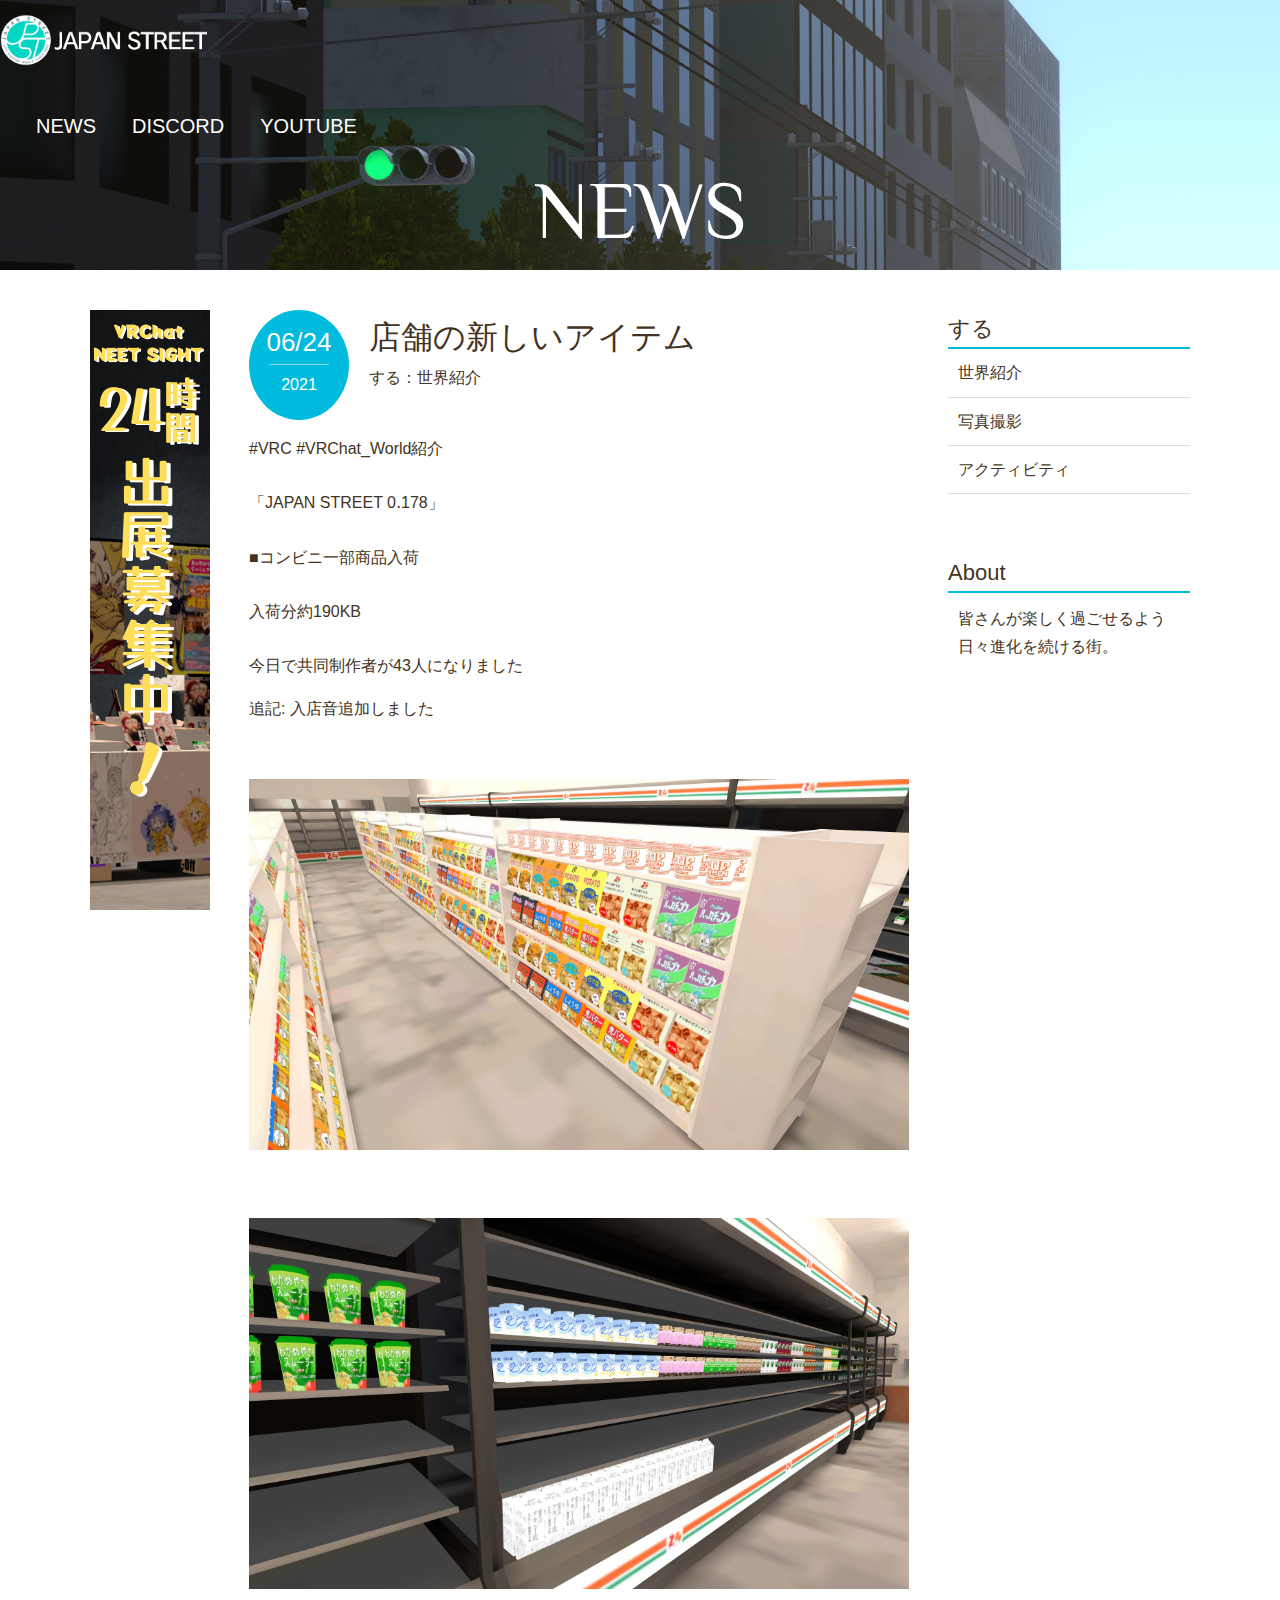
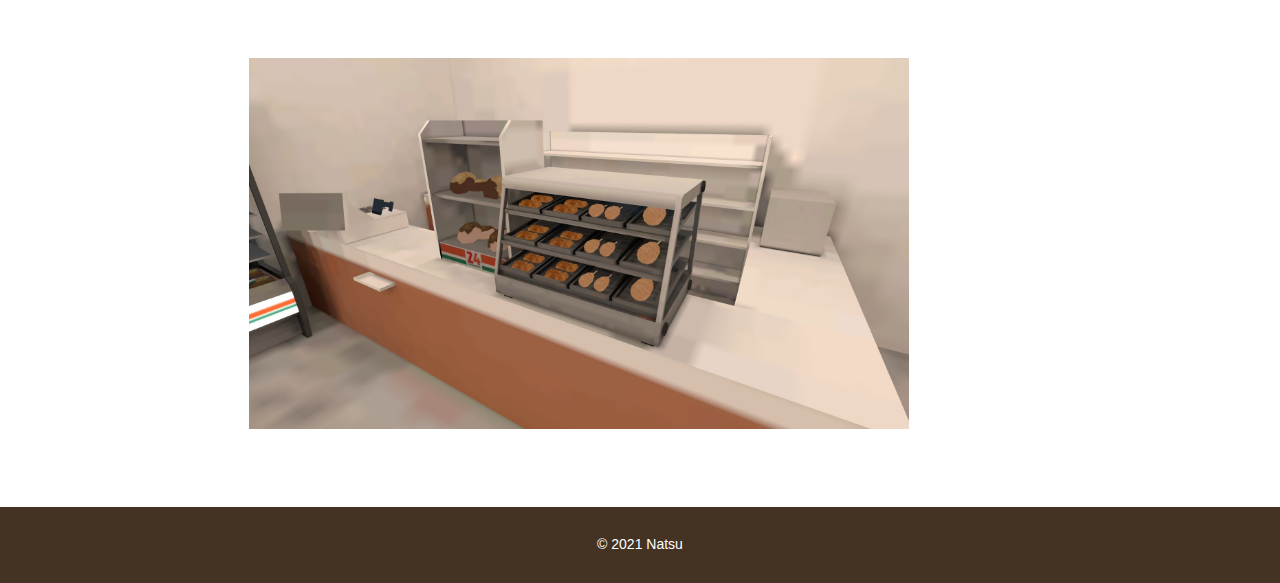
<file: news world shop.html>
<!DOCTYPE html>
<html lang="en">

<head>
    <meta charset="UTF-8">
    <meta http-equiv="X-UA-Compatible" content="IE=edge">
    <meta name="viewport" content="width=device-width, initial-scale=1.0">
    <meta name="description" content="新聞">
    <title>店舗の新しいアイテム</title>
    <link rel="stylesheet" href="css/cssreset.css" />
    <link rel="stylesheet" href="http://fonts.googleapis.com/css?family=Philosopher" />
    <link rel="stylesheet" href="css/style.css" />
    <link rel="icon" type="image/png" href="images/favicon.png">
</head>

<body>
    <div id="news" class="big-bg">
        <header class="page-header wrapper"></header>
        <h1><a href="index.html"><img class="logo" src="images/logo.png" alt="JPS 首頁"></a></h1>
        <nav>
            <ul class="main-nav">
                <li><a href="news menu.html"><span style="color:rgb(255, 255, 255);">News</span></a></li>
                <li><a href="https://discord.gg/YhK4gXr" target="_blank" title="discord"><span
                            style="color:rgb(255, 255, 255);">Discord</span></a></li>
                <li><a href="https://www.youtube.com/channel/UC1TsBwUpr-U7xn3hgPkxSYQ/videos" target="_blank"
                        title="yt"><span style="color:rgb(255, 255, 255);">Youtube</span></a></li>
            </ul>
        </nav>
        </header>

        <div class="wrapper">
            <h2 class="page-title"><span style="color:rgb(255, 255, 255);">News</span></h2>
        </div><!-- /.wrapper -->
    </div><!-- /#news -->

    <div class="news-contents wrapper">
        <article>
            <headr class="post-info">
                <h2 class="post-title">店舗の新しいアイテム</h2>
                <p class="post-date">06/24 <span>2021</span></p>
                <p class="post-cat">する：世界紹介</p>
            </headr>
            <p><br>
                #VRC #VRChat_World紹介<br><br>
                「JAPAN STREET 0․178」<br><br>
                ■コンビニ一部商品入荷<br><br>
                入荷分約190KB<br><br>
                今日で共同制作者が43人になりました
            </p>
            <p>
                追記: 入店音追加しました
            </p>
            <img src="images/store/store1.jpg" alt="店內介紹">
            <img src="images/store/store2.jpg" alt="店內介紹">
            <img src="images/store/store3.jpg" alt="店內介紹">

        </article>

        <aside>
            <h3 class="sub-title">する</h3>
            <ul class="sub-menu">
                <li><a href="news menu world.html">世界紹介</a></li>
                <li><a href="news menu photo.html">写真撮影</a></li>
                <li><a href="news menu activity.html">アクティビティ</a></li>
            </ul>

            <h3 class="sub-title">About</h3>
            <p>
                皆さんが楽しく過ごせるよう日々進化を続ける街。
            </p>
        </aside>

        <div class="ad">
            <script language="javascript">
                a = 4
                var slump = Math.random();
                var talet = Math.round(slump * (a-1))+1;
                function create() {
                this.src = ''
                this.border = ''
                this.alt = ''
                
                }
                
                b = new Array()
                for(var i=1; i<=a; i++) { b[i] = new create() }
                
                
                b[1].src = "images/ad/1.gif"
                b[1].border = "0"
                b[1].alt = "圖片一"
                
                
                b[2].src = "images/ad/2.gif"
                b[2].border = "0"
                b[2].alt = "圖片二"
                
                
                b[3].src = "images/ad/3.gif"
                b[3].border = "0"
                b[3].alt = "圖片三"
                
                b[4].src = "images/ad/4.gif"
                b[4].border = "0"
                b[4].alt = "圖片四"
                
                var visa = "";
                
                visa += '<img src='+b[talet].src+' border="0"'+' alt='+b[talet].alt+'>';
                </script>

                <script language="javascript">
                document.write(visa)
                </script>
        </div>
    </div><!-- /.news-contents -->

    <footer>
        <div class="wrapper">
            <p><small>&copy; 2021 Natsu</small></p>
        </div>
    </footer>
</body>

</html>
</file>
<file: css/style.css>
@charset "UTF-8";

@media (max-width: 600px) {
  h1 {
    color: #0bd;
  }
}

/* 手機版 
---------------------------- */
@media (max-width: 600px) {
  .page-title {
    font-size: 2.5rem;
  }
  /* HEADER */
  .main-nav {
    font-size: 1rem;
    margin-top: 10px;
  }
  .main-nav li {
    margin-top:  0 20px;
  }
  /* HOME */
  .home-content {
    margin-top: 20%;
  }
  .page-header {
    flex-direction: column;
    align-items: center;
  }
  /* NEWS */
  .news-contents {
    flex-direction: column;
  }
  article,
  aside {
    width: 100%;
  }
}

html {
    font-size: 100%;
}

body {
      font-family: "Yu Gothic Medium", "游ゴシック Medium", "YuGothic", "游ゴシック体", "ヒラキノ角ゴ Pro W3", sans-serif;
    line-height: 1.7;
      color: #432;
}

a {
    text-decoration: none;
}

img {
    max-width: 100%;
}

.main-nav {
  display: flex;
  font-size: 1.25rem;
  text-transform: uppercase;
  margin-top: 34px;
  list-style: none;
}

.logo {
  width: 210px;
  margin-top: 14px;
}

.main-nav {
  display: flex;
  font-size: 1.25rem;
  text-transform: uppercase;
  margin-top: 34px;
  list-style: none;
}

.main-nav li {
  margin-left: 36px;
}
.main-nav a {
  color: #432;
}
.main-nav a:hover {
  color: #0bd
}

.page-header {
    display: flex;
    justify-content: space-between;
}

.wrapper {
  max-width: 1100px;
  margin: 0 auto;
  padding: 0 4%;
}

.wrapper2 {
  max-width: 1500px;
  margin: 0 auto;
  padding: 0 4%;
}


/* HOME
------------------------------- */
.home-content {
  text-align: center;
  margin-top: 10%;
}
.home-content p {
  font-size: 1.125rem;
  margin: 10px 0 42px;
}

/* 標題 */
.page-title {
  font-size: 5rem;
  font-family: 'Philosopher', serif;
  text-transform: uppercase;
  font-weight: normal;
}

/* 按鈕 */
.button {
  font-size: 1.375rem;
  background: rgb(0, 221, 221);
  color: #fff;
  border-radius: 5px;
  padding: 18px 32px;
  transition: background .2s linear, border-radius 1s ease-in 1s;
}

.button:hover {
  background: #00b6b6;
}

/* 按鈕設計2 
.supersized-button {
  display: inline-block;
  position: relative;
  -webkit-transition: height .3s;
  -moz-transition: height .3s;
  transition: height .3s;
}

button:after {
  width: 100%;
  height: 0%;
  bottom: 0;
  left: 0;
  background: #fff;
  position: absolute;
  content: " ";
  -webkit-transition: height .3s;
  -moz-transition: height .3s;
  transition: height .3s;
  z-index: -1;
}
*/

/* 大型背景影像 */
.big-bg {
  background-size: cover;
  background-position: center top;
  background-repeat: no-repeat;
}

#home {
  background-image: url(../images/main-bg.png);
  background-blend-mode: luminosity;
  min-height: 100vh;
}
#home .page-title {
  text-transform: none;
}

/* NEWS
----------------------------- */
#news {
  background-image: url(../images/news-bg.png);
  height: 270px;
  margin-bottom: 40px;
}

#news .page-title {
  text-align: center;
}

/* 頁尾
------------------------- */
footer {
  background: #432;
  text-align: center;
  padding: 26px 0;
}

footer p {
  color: #fff;
  font-size: 0.875rem;
}

/* 報導部分 */
article {
  width: 74%;
}

/* 邊欄 */
aside {
  width: 22%;
}

.news-contents {
  display: flex;
  justify-content: space-between;
  margin-bottom: 50px;
}

.news-contents2 {
  display: block;
  justify-content: space-between;
  margin-bottom: 50px;
}

.post-info {
  position: relative;
  padding-top: 4px;
  margin-bottom: 40px;
}

.post-date {
  background: #0bd;
  border-radius: 50%;
  color: #fff;
  width: 100px;
  height: 100px;
  font-size: 1.625rem;
  text-align: center;
  position: absolute;
  top: 0;
  padding-top: 10px;
}

.post-date span {
  font-size: 1rem;
  border-top: 1px rgba(255, 255, 255, .5) solid;
  padding-top: 6px;
  display: block;
  width: 60%;
  margin: 0 auto;
}

.post-title {
  font-family: "Yu Mincho", "Yumincho", serif;
  font-size: 2rem;
  font-weight: normal;
}

.post-title,
.post-cat {
  margin-left: 120px;
}

article img {
  margin-top: 40px;
  margin-bottom: 20px;
}

article p {
  margin-bottom: 1rem;
}

.sub-title {
  font-size: 1.375rem;
  padding-top: 0 8px 8px;
  border-bottom: 2px #0bd solid;
  font-weight: normal;
}

aside p {
  padding: 12px 10px;
}

.sub-menu {
  margin-bottom: 60px;
  list-style: none;
}

.sub-menu li {
  border-bottom: 1px #ddd solid;
}

.sub-menu a {
  color: #432;
  padding: 10px;
  display: block;
}

.sub-menu a:hover {
  color: #0bd;
}

/* 報導部分 --- 修改為60% */

article {
  width: 60%;
}

article {
  width: 60%;
  order: 2;
}
aside {
  width: 22%;
  order: 3;
}

/* 廣告 */

.ad {
  order: 1;
}

/* NEWS - MENU
-------------------------- */

/* 新聞標籤 */

.keyword {
  border: 1px solid #005aa2;
  padding: 1px 5px;
  margin-right: 3px;
  color: #005aa2;
}

.keyword a:hover {
  border: 1px solid #005aa2;
  padding: 1px 5px;
  margin-right: 3px;
  color: #fff;
  background-color: #005aa2;
}

/* 新聞分類顯示 */

h4 {
  font-size: 21px;
  margin: auto;
  line-height: 1.5em;
  width: 500px;
}

h4 a {
  color: #333;
}

h4 a:hover {
  color: #308cc1;
}
</file>
<file: css/cssreset.css>
html, body, div, span, applet, object, iframe,
h1, h2, h3, h4, h5, h6, p, blockquote, pre,
a, abbr, acronym, address, big, cite, code,
del, dfn, em, img, ins, kbd, q, s, samp,
small, strike, strong, sub, sup, tt, var,
b, u, i, center,
dl, dt, dd, ol, ul, li,
fieldset, form, label, legend,
table, caption, tbody, tfoot, thead, tr, th, td,
article, aside, canvas, details, embed, 
figure, figcaption, footer, header, hgroup, 
menu, nav, output, ruby, section, summary,
time, mark, audio, video {
	margin: 0;
	padding: 0;
	border: 0;
	font-size: 100%;
	font: inherit;
	vertical-align: baseline;
}
/* HTML5 display-role reset for older browsers */
article, aside, details, figcaption, figure, 
footer, header, hgroup, menu, nav, section {
	display: block;
}
body {
	line-height: 1;
}
ol, ul {
	list-style: none;
}
blockquote, q {
	quotes: none;
}
blockquote:before, blockquote:after,
q:before, q:after {
	content: '';
	content: none;
}
table {
	border-collapse: collapse;
	border-spacing: 0;
}
</file>
